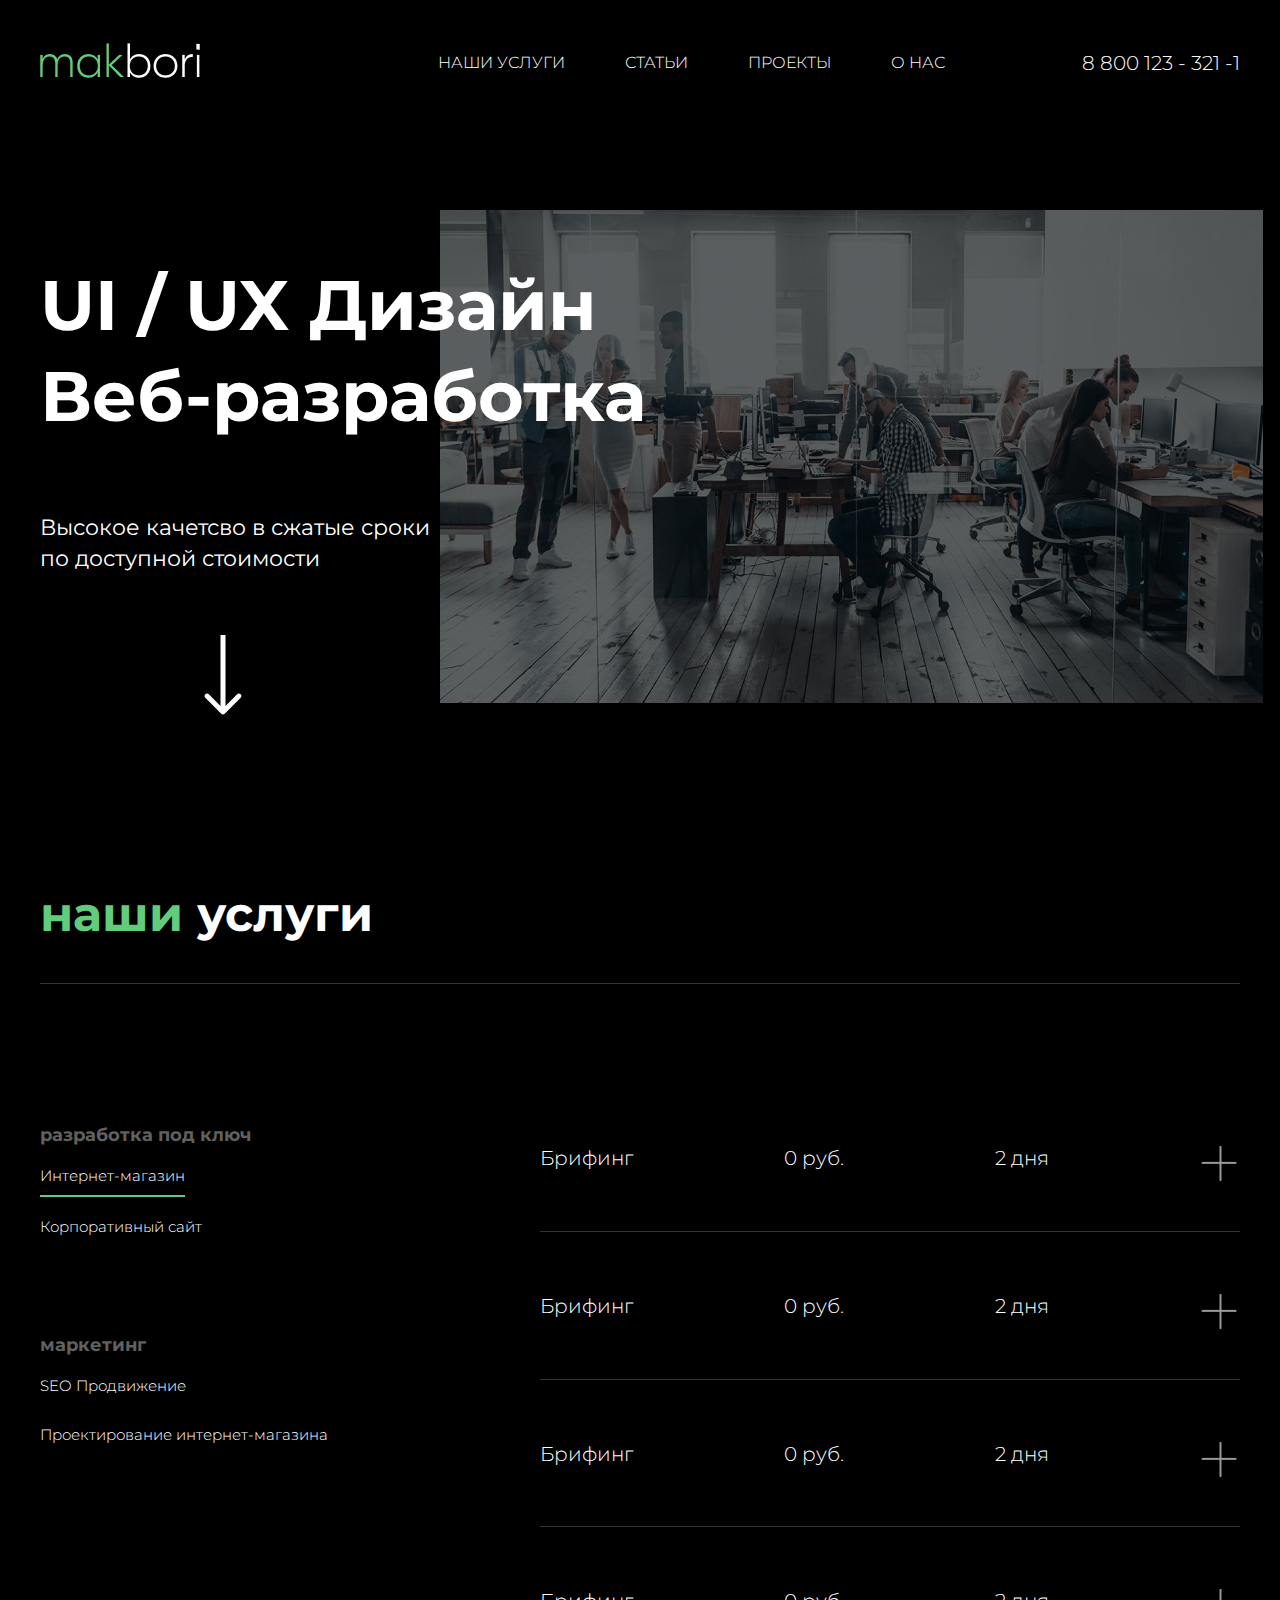
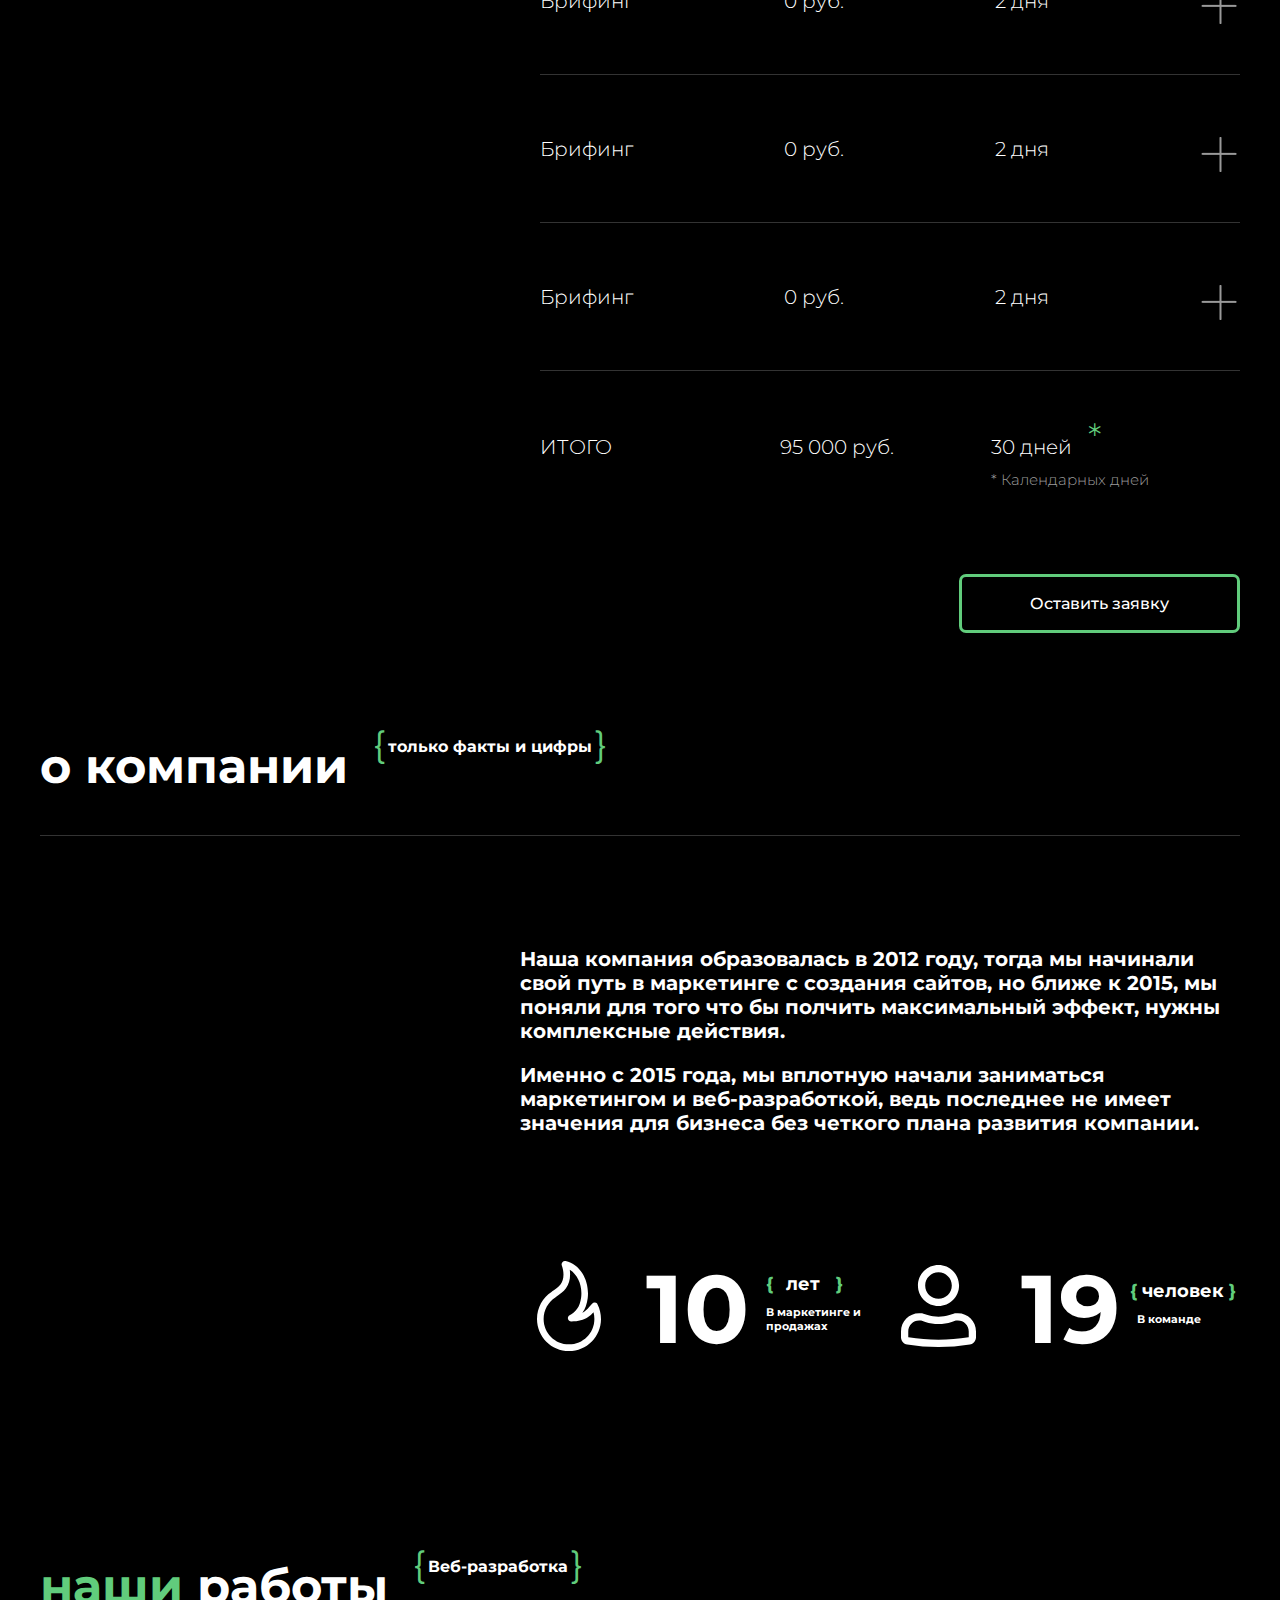
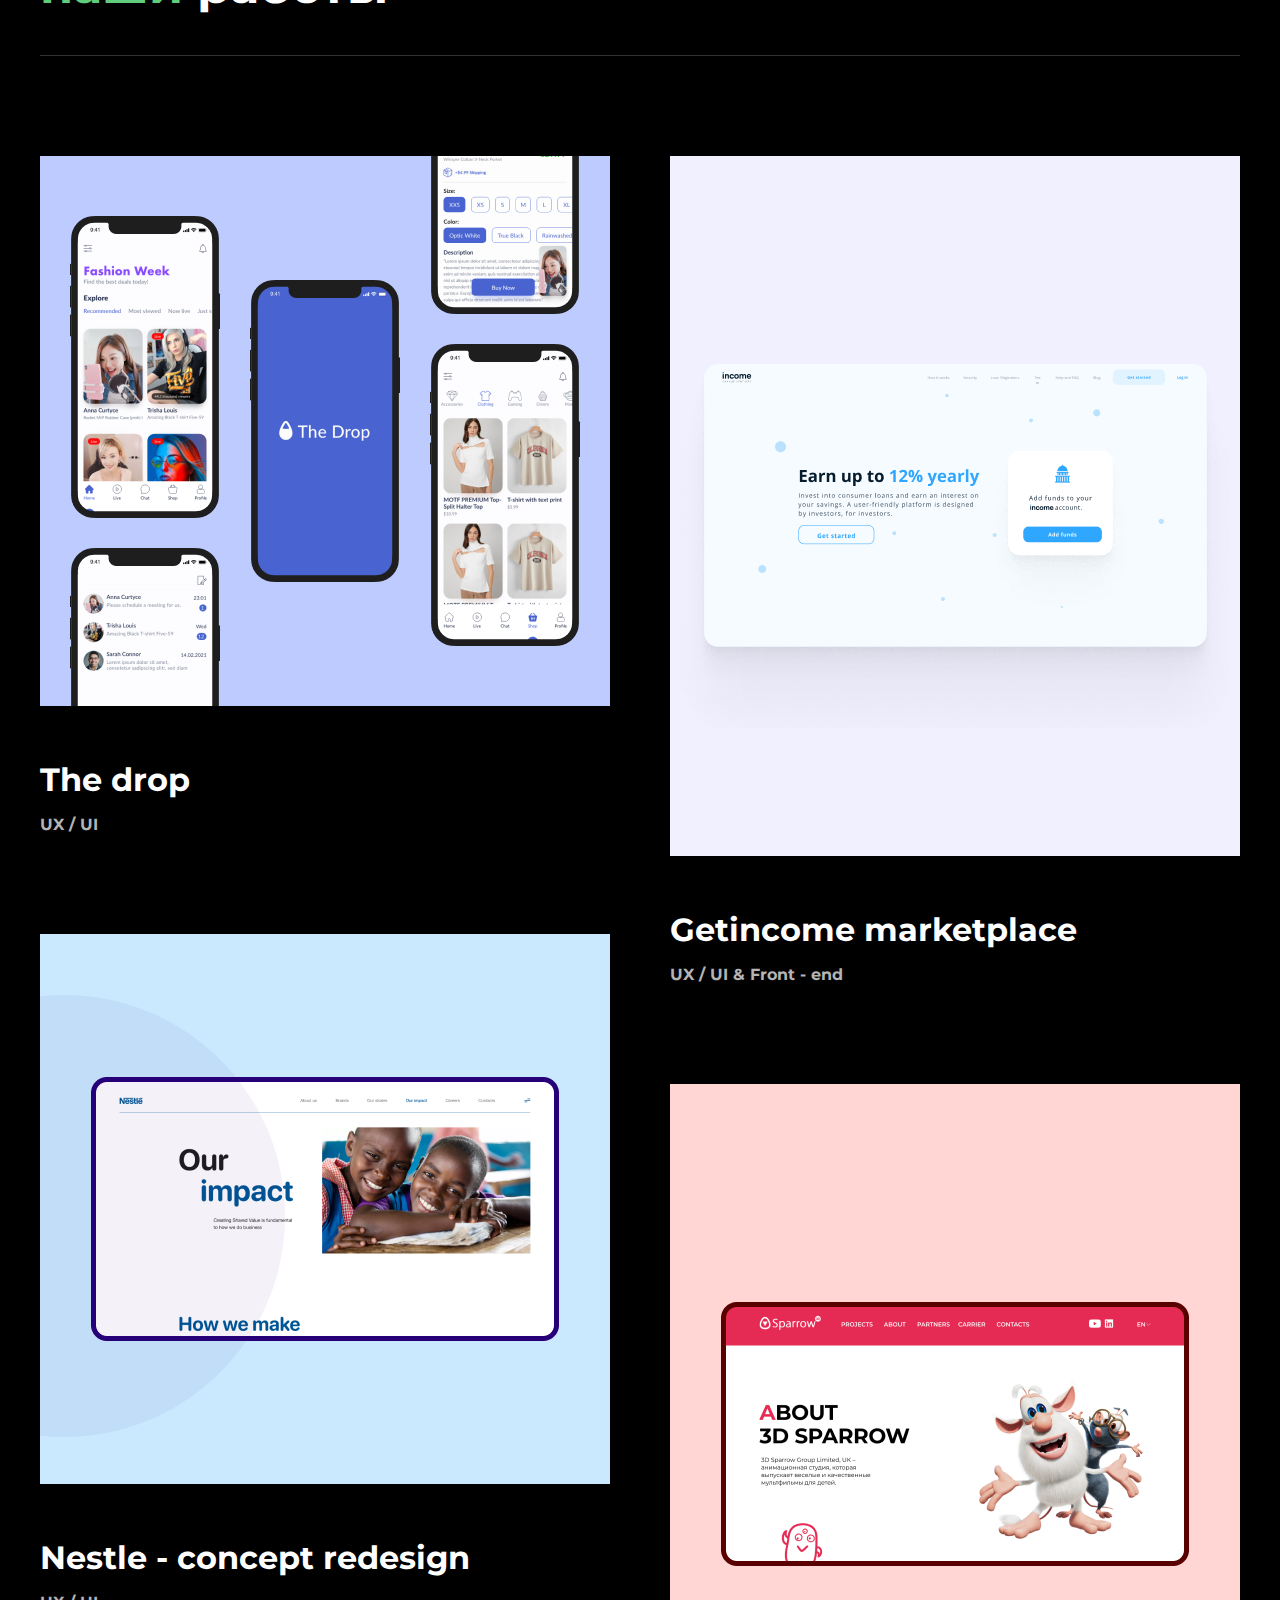
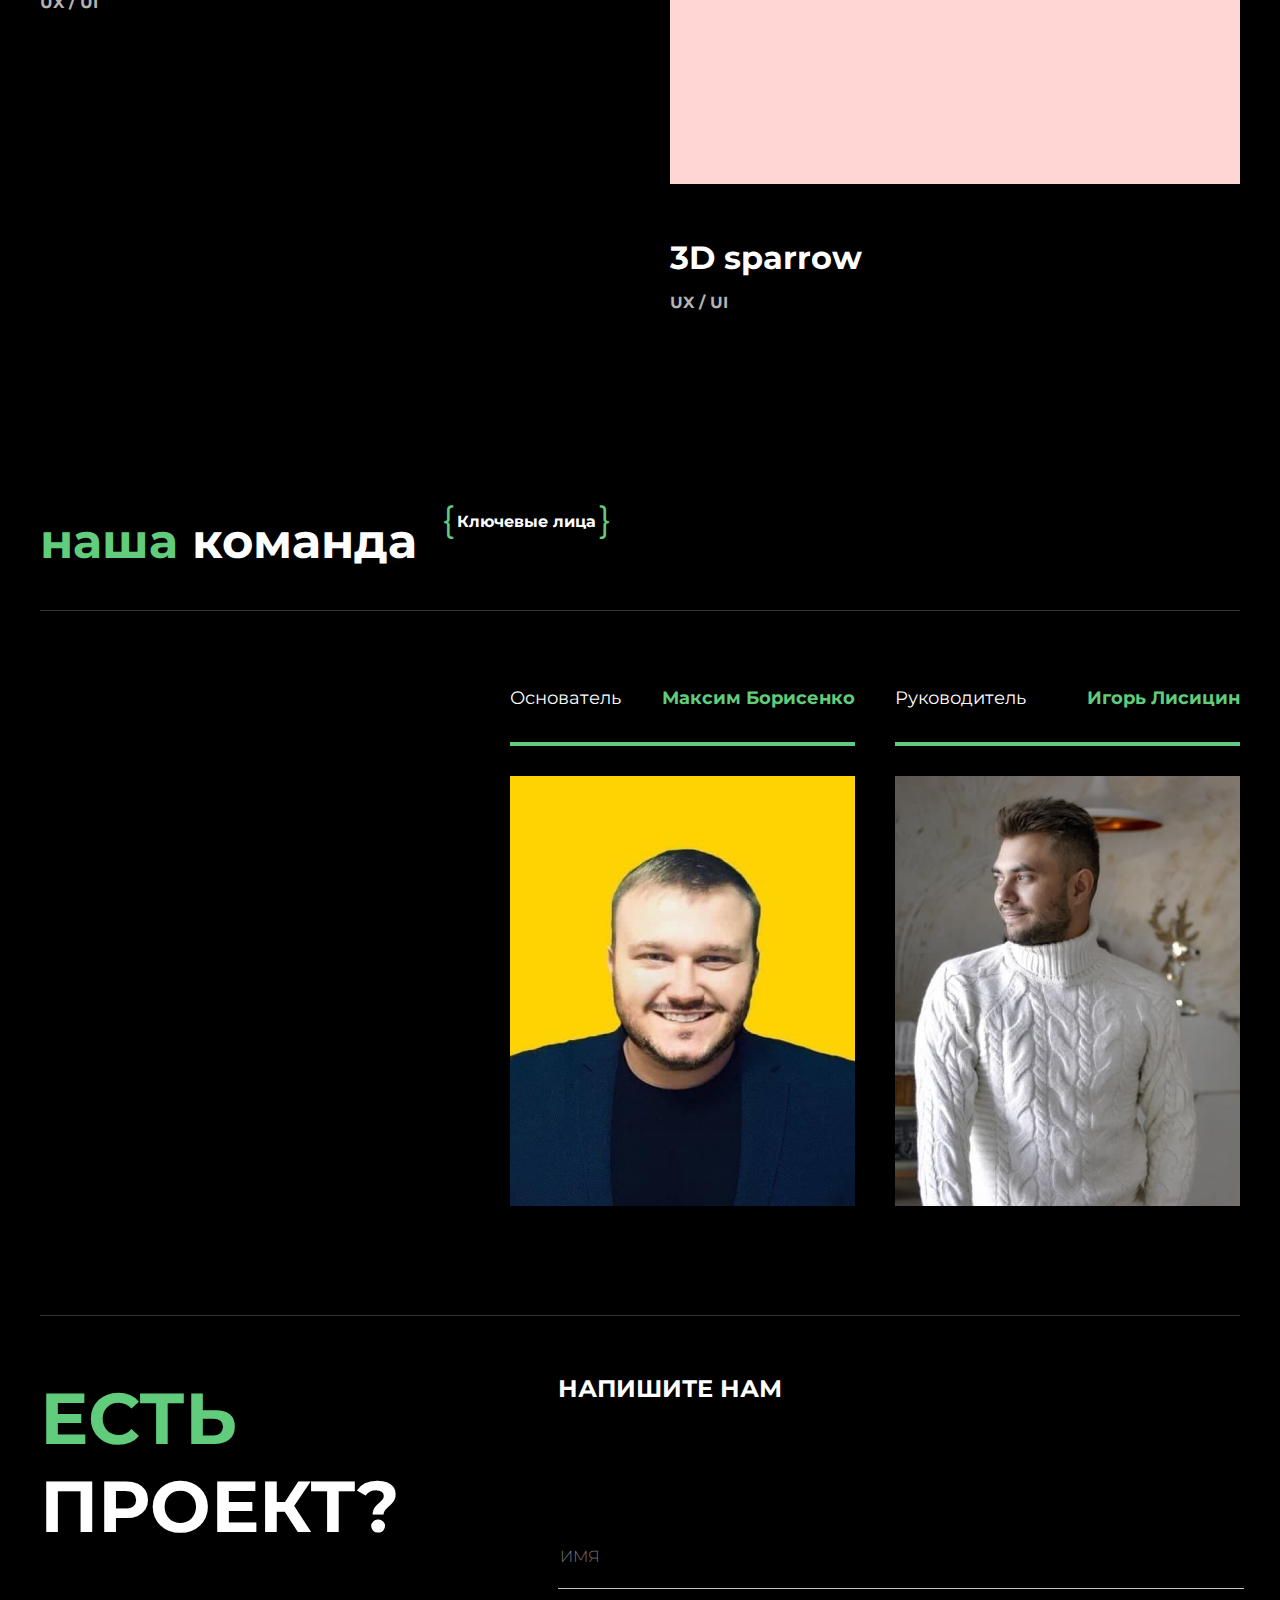
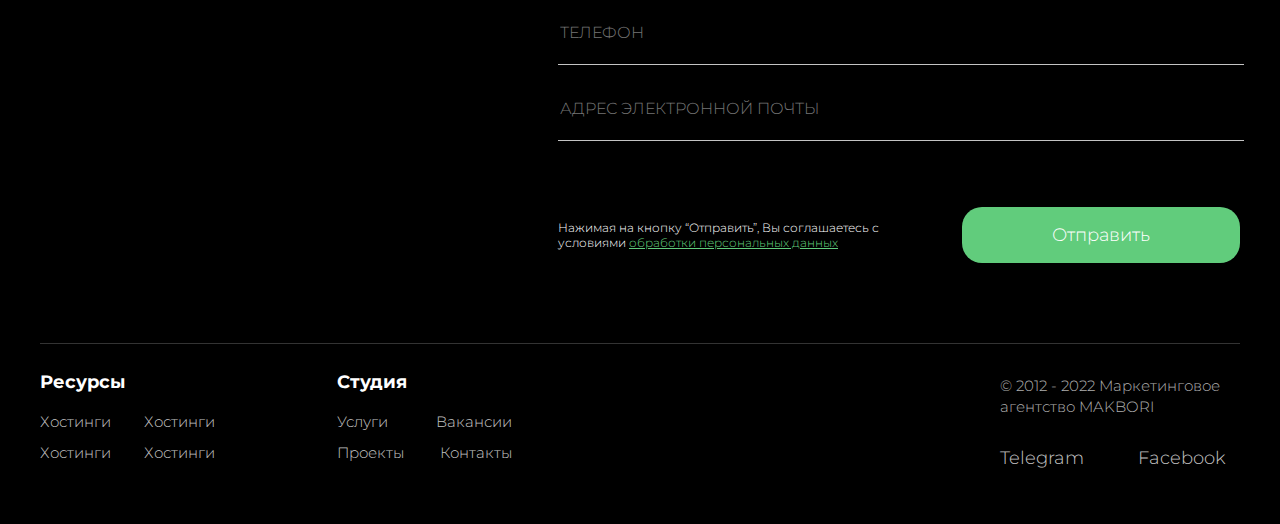
<file: index.html>
<!DOCTYPE html>
<html lang="en">
<head>
    <meta charset="UTF-8">
    <meta http-equiv="X-UA-Compatible" content="IE=edge">
    <meta name="viewport" content="width=device-width, minimum-scale=1.0, maximum-scale=1.0, user-scalable=no">
    <title>Document</title>
    <link rel="stylesheet" href="style/style.css">
    <link rel="preconnect" href="https://fonts.googleapis.com">
<link rel="preconnect" href="https://fonts.gstatic.com" crossorigin>
<link href="https://fonts.googleapis.com/css2?family=Montserrat:wght@300;400;500;600;700&display=swap" rel="stylesheet">
</head>
<body>
    <header class="header">
        <div class="container">
            <div class="header-wrapper">
                <div class="header-logo">
                    <a href="#"><img src="./img/makbori.png" alt="logo"></a>
                </div>
                <div class="header-nav">
                    <ul>
                        <li>
                            <a href="#">НАШИ УСЛУГИ</a>
                        </li>
                        <li>
                            <a href="#">СТАТЬИ</a>
                        </li>
                        <li>
                            <a href="#">ПРОЕКТЫ</a>
                        </li>
                        <li>
                            <a href="#">О НАС</a>
                        </li>
                        <li class="pc-hid">
                            <a href="#">8 800 123 - 321 -1</a>
                        </li>
                    </ul>
                </div>
                <div class="header-number">
                    <a href="#">8 800 123 - 321 -1</a>
                </div>
                <div class="mobile-btn">
                    <a href="#" class="header-burger">
                        <img src="./img/menu.svg" alt="">
                    </a>
                </div>
            </div>
        </div>
    </header>
    <div class="design">
        <div class="container">
            <div class="design-wrap">
                <div class="design_title">
                    UI / UX Дизайн Веб-разработка
                    
                </div>
                <div class="design-img">
                    <img src="./img/Group7.png" alt="img">
                </div>
            </div>
            <div class="design_text">
                Высокое качетсво в сжатые сроки по доступной стоимости
            </div>
            <div class="design_str">
                <img src="./img/Arrow1.svg" alt="arrow">
            </div>
            
        </div>
    </div>
    <div class="our-service">
        <div class="container">
            <div class="container">
                <div class="our-title">
                    <span>наши </span> услуги
                </div>
                <div class="our-wrapper">
                    <div class="our-tabs">
                        <p>разработка под ключ</p>
                        <a href="#" class="tab1 active">Интернет-магазин</a>
                        <a href="#" class="tab2">Корпоративный сайт</a>
                        <p class="doublep">маркетинг</p>
                        <a href="#" class="tab3">SEO Продвижение</a>
                        <a href="#" class="tab4">Проектирование интернет-магазина</a>
                    </div>
                    <div class="our-accordion our-accordion1">
                        <div class="accordion-wrapper">
                            <a class="accordion">
                                <div class="accordion-btns">
                                    Брифинг
                                </div>
                                <div class="accordion-btns">
                                    0 руб.
                                </div>
                                <div class="accordion-btns">
                                    2 дня
                                </div>
                                <div class="accordion-btns accordion-strs">
                                    <img src="./img/Group3.png" alt="">
                                </div>
                            </a>
                            <div class="panel" style="padding-top: 0px;">
                                <p>Lorem Ipsum is simply dummy text of the printing and typesetting industry. Lorem Ipsum has been the industry's standard dummy text ever since the 1500s, when an unknown printer took a galley of type and scrambled it to.</p>
                            </div>
                            
                        </div>
                        <div class="accordion-wrapper">
                            <a class="accordion">
                                <div class="accordion-btns">
                                    Брифинг
                                </div>
                                <div class="accordion-btns">
                                    0 руб.
                                </div>
                                <div class="accordion-btns">
                                    2 дня
                                </div>
                                <div class="accordion-btns accordion-strs">
                                    <img src="./img/Group3.png" alt="">
                                </div>
                            </a>
                            <div class="panel" style="padding-top: 0px;">
                                <p>Lorem Ipsum is simply dummy text of the printing and typesetting industry. Lorem Ipsum has been the industry's standard dummy text ever since the 1500s, when an unknown printer took a galley of type and scrambled it to.</p>
                            </div>
                            
                        </div>
                        <div class="accordion-wrapper">
                            <a class="accordion">
                                <div class="accordion-btns">
                                    Брифинг
                                </div>
                                <div class="accordion-btns">
                                    0 руб.
                                </div>
                                <div class="accordion-btns">
                                    2 дня
                                </div>
                                <div class="accordion-btns accordion-strs">
                                    <img src="./img/Group3.png" alt="">
                                </div>
                            </a>
                            <div class="panel" style="padding-top: 0px;">
                                <p>Lorem Ipsum is simply dummy text of the printing and typesetting industry. Lorem Ipsum has been the industry's standard dummy text ever since the 1500s, when an unknown printer took a galley of type and scrambled it to.</p>
                            </div>
                            
                        </div>
                        <div class="accordion-wrapper">
                            <a class="accordion">
                                <div class="accordion-btns">
                                    Брифинг
                                </div>
                                <div class="accordion-btns">
                                    0 руб.
                                </div>
                                <div class="accordion-btns">
                                    2 дня
                                </div>
                                <div class="accordion-btns accordion-strs">
                                    <img src="./img/Group3.png" alt="">
                                </div>
                            </a>
                            <div class="panel" style="padding-top: 0px;">
                                <p>Lorem Ipsum is simply dummy text of the printing and typesetting industry. Lorem Ipsum has been the industry's standard dummy text ever since the 1500s, when an unknown printer took a galley of type and scrambled it to.</p>
                            </div>
                            
                        </div>
                        <div class="accordion-wrapper">
                            <a class="accordion">
                                <div class="accordion-btns">
                                    Брифинг
                                </div>
                                <div class="accordion-btns">
                                    0 руб.
                                </div>
                                <div class="accordion-btns">
                                    2 дня
                                </div>
                                <div class="accordion-btns accordion-strs">
                                    <img src="./img/Group3.png" alt="">
                                </div>
                            </a>
                            <div class="panel" style="padding-top: 0px;">
                                <p>Lorem Ipsum is simply dummy text of the printing and typesetting industry. Lorem Ipsum has been the industry's standard dummy text ever since the 1500s, when an unknown printer took a galley of type and scrambled it to.</p>
                            </div>
                            
                        </div>
                        <div class="accordion-wrapper">
                            <a class="accordion">
                                <div class="accordion-btns">
                                    Брифинг
                                </div>
                                <div class="accordion-btns">
                                    0 руб.
                                </div>
                                <div class="accordion-btns">
                                    2 дня
                                </div>
                                <div class="accordion-btns accordion-strs">
                                    <img src="./img/Group3.png" alt="">
                                </div>
                            </a>
                            <div class="panel" style="padding-top: 0px;">
                                <p>Lorem Ipsum is simply dummy text of the printing and typesetting industry. Lorem Ipsum has been the industry's standard dummy text ever since the 1500s, when an unknown printer took a galley of type and scrambled it to.</p>
                            </div>
                            
                        </div>
                        <div class="itogo">
                            <div class="accordion-btns itogo2">
                                ИТОГО
                            </div>
                            <div class="accordion-btns">
                                95 000 руб.
                            </div>
                            <div class="accordion-btns itogo3">
                                30 дней
                            </div>
                            <div class="accordion-btns accordion-strs" style="opacity: 0;">
                                <img src="./img/Group3.png" alt="">
                            </div>
                        </div>
                        <div class="order-btn">
                            <a href="#">
                                <div class="btn-wrap">
                                    Оставить заявку
                                </div>
                            </a>
                        </div>
                    </div>
                    <div class="our-accordion our-accordion2 hiiden">
                        <div class="accordion-wrapper">
                            <a class="accordion">
                                <div class="accordion-btns">
                                    Брифинг
                                </div>
                                <div class="accordion-btns">
                                    0 руб.
                                </div>
                                <div class="accordion-btns">
                                    3 дня
                                </div>
                                <div class="accordion-btns accordion-strs">
                                    <img src="./img/Group3.png" alt="">
                                </div>
                            </a>
                            <div class="panel" style="padding-top: 0px;">
                                <p>Lorem Ipsum is simply dummy text of the printing and typesetting industry. Lorem Ipsum has been the industry's standard dummy text ever since the 1500s, when an unknown printer took a galley of type and scrambled it to.</p>
                            </div>
                            
                        </div>
                        <div class="accordion-wrapper">
                            <a class="accordion">
                                <div class="accordion-btns">
                                    Брифинг
                                </div>
                                <div class="accordion-btns">
                                    0 руб.
                                </div>
                                <div class="accordion-btns">
                                    2 дня
                                </div>
                                <div class="accordion-btns accordion-strs">
                                    <img src="./img/Group3.png" alt="">
                                </div>
                            </a>
                            <div class="panel" style="padding-top: 0px;">
                                <p>Lorem Ipsum is simply dummy text of the printing and typesetting industry. Lorem Ipsum has been the industry's standard dummy text ever since the 1500s, when an unknown printer took a galley of type and scrambled it to.</p>
                            </div>
                            
                        </div>
                        <div class="accordion-wrapper">
                            <a class="accordion">
                                <div class="accordion-btns">
                                    Брифинг
                                </div>
                                <div class="accordion-btns">
                                    0 руб.
                                </div>
                                <div class="accordion-btns">
                                    2 дня
                                </div>
                                <div class="accordion-btns accordion-strs">
                                    <img src="./img/Group3.png" alt="">
                                </div>
                            </a>
                            <div class="panel" style="padding-top: 0px;">
                                <p>Lorem Ipsum is simply dummy text of the printing and typesetting industry. Lorem Ipsum has been the industry's standard dummy text ever since the 1500s, when an unknown printer took a galley of type and scrambled it to.</p>
                            </div>
                            
                        </div>
                        <div class="accordion-wrapper">
                            <a class="accordion">
                                <div class="accordion-btns">
                                    Брифинг
                                </div>
                                <div class="accordion-btns">
                                    0 руб.
                                </div>
                                <div class="accordion-btns">
                                    2 дня
                                </div>
                                <div class="accordion-btns accordion-strs">
                                    <img src="./img/Group3.png" alt="">
                                </div>
                            </a>
                            <div class="panel" style="padding-top: 0px;">
                                <p>Lorem Ipsum is simply dummy text of the printing and typesetting industry. Lorem Ipsum has been the industry's standard dummy text ever since the 1500s, when an unknown printer took a galley of type and scrambled it to.</p>
                            </div>
                            
                        </div>
                        <div class="accordion-wrapper">
                            <a class="accordion">
                                <div class="accordion-btns">
                                    Брифинг
                                </div>
                                <div class="accordion-btns">
                                    0 руб.
                                </div>
                                <div class="accordion-btns">
                                    2 дня
                                </div>
                                <div class="accordion-btns accordion-strs">
                                    <img src="./img/Group3.png" alt="">
                                </div>
                            </a>
                            <div class="panel" style="padding-top: 0px;">
                                <p>Lorem Ipsum is simply dummy text of the printing and typesetting industry. Lorem Ipsum has been the industry's standard dummy text ever since the 1500s, when an unknown printer took a galley of type and scrambled it to.</p>
                            </div>
                            
                        </div>
                        <div class="accordion-wrapper">
                            <a class="accordion">
                                <div class="accordion-btns">
                                    Брифинг
                                </div>
                                <div class="accordion-btns">
                                    0 руб.
                                </div>
                                <div class="accordion-btns">
                                    2 дня
                                </div>
                                <div class="accordion-btns accordion-strs">
                                    <img src="./img/Group3.png" alt="">
                                </div>
                            </a>
                            <div class="panel" style="padding-top: 0px;">
                                <p>Lorem Ipsum is simply dummy text of the printing and typesetting industry. Lorem Ipsum has been the industry's standard dummy text ever since the 1500s, when an unknown printer took a galley of type and scrambled it to.</p>
                            </div>
                            
                        </div>
                        <div class="itogo">
                            <div class="accordion-btns itogo2">
                                ИТОГО
                            </div>
                            <div class="accordion-btns">
                                95 000 руб.
                            </div>
                            <div class="accordion-btns itogo3">
                                30 дней
                            </div>
                            <div class="accordion-btns accordion-strs" style="opacity: 0;">
                                <img src="./img/Group3.png" alt="">
                            </div>
                        </div>
                        <div class="order-btn">
                            <a href="#">
                                <div class="btn-wrap">
                                    Оставить заявку
                                </div>
                            </a>
                        </div>
                    </div>
                    <div class="our-accordion our-accordion3 hiiden">
                        <div class="accordion-wrapper">
                            <a class="accordion">
                                <div class="accordion-btns">
                                    Брифинг
                                </div>
                                <div class="accordion-btns">
                                    0 руб.
                                </div>
                                <div class="accordion-btns">
                                    4 дня
                                </div>
                                <div class="accordion-btns accordion-strs">
                                    <img src="./img/Group3.png" alt="">
                                </div>
                            </a>
                            <div class="panel" style="padding-top: 0px;">
                                <p>Lorem Ipsum is simply dummy text of the printing and typesetting industry. Lorem Ipsum has been the industry's standard dummy text ever since the 1500s, when an unknown printer took a galley of type and scrambled it to.</p>
                            </div>
                            
                        </div>
                        <div class="accordion-wrapper">
                            <a class="accordion">
                                <div class="accordion-btns">
                                    Брифинг
                                </div>
                                <div class="accordion-btns">
                                    0 руб.
                                </div>
                                <div class="accordion-btns">
                                    2 дня
                                </div>
                                <div class="accordion-btns accordion-strs">
                                    <img src="./img/Group3.png" alt="">
                                </div>
                            </a>
                            <div class="panel" style="padding-top: 0px;">
                                <p>Lorem Ipsum is simply dummy text of the printing and typesetting industry. Lorem Ipsum has been the industry's standard dummy text ever since the 1500s, when an unknown printer took a galley of type and scrambled it to.</p>
                            </div>
                            
                        </div>
                        <div class="accordion-wrapper">
                            <a class="accordion">
                                <div class="accordion-btns">
                                    Брифинг
                                </div>
                                <div class="accordion-btns">
                                    0 руб.
                                </div>
                                <div class="accordion-btns">
                                    2 дня
                                </div>
                                <div class="accordion-btns accordion-strs">
                                    <img src="./img/Group3.png" alt="">
                                </div>
                            </a>
                            <div class="panel" style="padding-top: 0px;">
                                <p>Lorem Ipsum is simply dummy text of the printing and typesetting industry. Lorem Ipsum has been the industry's standard dummy text ever since the 1500s, when an unknown printer took a galley of type and scrambled it to.</p>
                            </div>
                            
                        </div>
                        <div class="accordion-wrapper">
                            <a class="accordion">
                                <div class="accordion-btns">
                                    Брифинг
                                </div>
                                <div class="accordion-btns">
                                    0 руб.
                                </div>
                                <div class="accordion-btns">
                                    2 дня
                                </div>
                                <div class="accordion-btns accordion-strs">
                                    <img src="./img/Group3.png" alt="">
                                </div>
                            </a>
                            <div class="panel" style="padding-top: 0px;">
                                <p>Lorem Ipsum is simply dummy text of the printing and typesetting industry. Lorem Ipsum has been the industry's standard dummy text ever since the 1500s, when an unknown printer took a galley of type and scrambled it to.</p>
                            </div>
                            
                        </div>
                        <div class="accordion-wrapper">
                            <a class="accordion">
                                <div class="accordion-btns">
                                    Брифинг
                                </div>
                                <div class="accordion-btns">
                                    0 руб.
                                </div>
                                <div class="accordion-btns">
                                    2 дня
                                </div>
                                <div class="accordion-btns accordion-strs">
                                    <img src="./img/Group3.png" alt="">
                                </div>
                            </a>
                            <div class="panel" style="padding-top: 0px;">
                                <p>Lorem Ipsum is simply dummy text of the printing and typesetting industry. Lorem Ipsum has been the industry's standard dummy text ever since the 1500s, when an unknown printer took a galley of type and scrambled it to.</p>
                            </div>
                            
                        </div>
                        <div class="accordion-wrapper">
                            <a class="accordion">
                                <div class="accordion-btns">
                                    Брифинг
                                </div>
                                <div class="accordion-btns">
                                    0 руб.
                                </div>
                                <div class="accordion-btns">
                                    2 дня
                                </div>
                                <div class="accordion-btns accordion-strs">
                                    <img src="./img/Group3.png" alt="">
                                </div>
                            </a>
                            <div class="panel" style="padding-top: 0px;">
                                <p>Lorem Ipsum is simply dummy text of the printing and typesetting industry. Lorem Ipsum has been the industry's standard dummy text ever since the 1500s, when an unknown printer took a galley of type and scrambled it to.</p>
                            </div>
                            
                        </div>
                        <div class="itogo">
                            <div class="accordion-btns itogo2">
                                ИТОГО
                            </div>
                            <div class="accordion-btns">
                                95 000 руб.
                            </div>
                            <div class="accordion-btns itogo3">
                                30 дней
                            </div>
                            <div class="accordion-btns accordion-strs" style="opacity: 0;">
                                <img src="./img/Group3.png" alt="">
                            </div>
                        </div>
                        <div class="order-btn">
                            <a href="#">
                                <div class="btn-wrap">
                                    Оставить заявку
                                </div>
                            </a>
                        </div>
                    </div>
                    <div class="our-accordion our-accordion4 hiiden">
                        <div class="accordion-wrapper">
                            <a class="accordion">
                                <div class="accordion-btns">
                                    Брифинг
                                </div>
                                <div class="accordion-btns">
                                    0 руб.
                                </div>
                                <div class="accordion-btns">
                                    2 дня
                                </div>
                                <div class="accordion-btns accordion-strs">
                                    <img src="./img/Group3.png" alt="">
                                </div>
                            </a>
                            <div class="panel" style="padding-top: 0px;">
                                <p>Lorem Ipsum is simply dummy text of the printing and typesetting industry. Lorem Ipsum has been the industry's standard dummy text ever since the 1500s, when an unknown printer took a galley of type and scrambled it to.</p>
                            </div>
                            
                        </div>
                        <div class="accordion-wrapper">
                            <a class="accordion">
                                <div class="accordion-btns">
                                    Брифинг
                                </div>
                                <div class="accordion-btns">
                                    0 руб.
                                </div>
                                <div class="accordion-btns">
                                    2 дня
                                </div>
                                <div class="accordion-btns accordion-strs">
                                    <img src="./img/Group3.png" alt="">
                                </div>
                            </a>
                            <div class="panel" style="padding-top: 0px;">
                                <p>Lorem Ipsum is simply dummy text of the printing and typesetting industry. Lorem Ipsum has been the industry's standard dummy text ever since the 1500s, when an unknown printer took a galley of type and scrambled it to.</p>
                            </div>
                            
                        </div>
                        <div class="accordion-wrapper">
                            <a class="accordion">
                                <div class="accordion-btns">
                                    Брифинг
                                </div>
                                <div class="accordion-btns">
                                    0 руб.
                                </div>
                                <div class="accordion-btns">
                                    2 дня
                                </div>
                                <div class="accordion-btns accordion-strs">
                                    <img src="./img/Group3.png" alt="">
                                </div>
                            </a>
                            <div class="panel" style="padding-top: 0px;">
                                <p>Lorem Ipsum is simply dummy text of the printing and typesetting industry. Lorem Ipsum has been the industry's standard dummy text ever since the 1500s, when an unknown printer took a galley of type and scrambled it to.</p>
                            </div>
                            
                        </div>
                        <div class="accordion-wrapper">
                            <a class="accordion">
                                <div class="accordion-btns">
                                    Брифинг
                                </div>
                                <div class="accordion-btns">
                                    0 руб.
                                </div>
                                <div class="accordion-btns">
                                    2 дня
                                </div>
                                <div class="accordion-btns accordion-strs">
                                    <img src="./img/Group3.png" alt="">
                                </div>
                            </a>
                            <div class="panel" style="padding-top: 0px;">
                                <p>Lorem Ipsum is simply dummy text of the printing and typesetting industry. Lorem Ipsum has been the industry's standard dummy text ever since the 1500s, when an unknown printer took a galley of type and scrambled it to.</p>
                            </div>
                            
                        </div>
                        <div class="accordion-wrapper">
                            <a class="accordion">
                                <div class="accordion-btns">
                                    Брифинг
                                </div>
                                <div class="accordion-btns">
                                    0 руб.
                                </div>
                                <div class="accordion-btns">
                                    2 дня
                                </div>
                                <div class="accordion-btns accordion-strs">
                                    <img src="./img/Group3.png" alt="">
                                </div>
                            </a>
                            <div class="panel" style="padding-top: 0px;">
                                <p>Lorem Ipsum is simply dummy text of the printing and typesetting industry. Lorem Ipsum has been the industry's standard dummy text ever since the 1500s, when an unknown printer took a galley of type and scrambled it to.</p>
                            </div>
                            
                        </div>
                        <div class="accordion-wrapper">
                            <a class="accordion">
                                <div class="accordion-btns">
                                    Брифинг
                                </div>
                                <div class="accordion-btns">
                                    0 руб.
                                </div>
                                <div class="accordion-btns">
                                    2 дня
                                </div>
                                <div class="accordion-btns accordion-strs">
                                    <img src="./img/Group3.png" alt="">
                                </div>
                            </a>
                            <div class="panel" style="padding-top: 0px;">
                                <p>Lorem Ipsum is simply dummy text of the printing and typesetting industry. Lorem Ipsum has been the industry's standard dummy text ever since the 1500s, when an unknown printer took a galley of type and scrambled it to.</p>
                            </div>
                            
                        </div>
                        <div class="itogo">
                            <div class="accordion-btns itogo2">
                                ИТОГО
                            </div>
                            <div class="accordion-btns">
                                95 000 руб.
                            </div>
                            <div class="accordion-btns itogo3">
                                30 дней
                            </div>
                            <div class="accordion-btns accordion-strs" style="opacity: 0;">
                                <img src="./img/Group3.png" alt="">
                            </div>
                        </div>
                        <div class="order-btn">
                            <a href="#">
                                <div class="btn-wrap">
                                    Оставить заявку
                                </div>
                            </a>
                        </div>
                    </div>
                </div>
            </div>
        </div>
    </div>
    <div class="about-company">
        <div class="container">
            <div class="about-title">
                <div class="about-big">о компании</div>
                <div class="about_smal">
                    только факты и цифры
                </div>
            </div>
            <div class="about-wrapper">
                <div class="about-text"><p>Наша компания образовалась в 2012 году, тогда мы начинали свой путь в маркетинге с создания сайтов, но ближе к 2015, мы поняли для того что бы полчить максимальный эффект, нужны комплексные действия.</p>

                    <p>Именно с 2015 года, мы вплотную начали заниматься маркетингом и веб-разработкой, ведь последнее не имеет значения для бизнеса без четкого плана развития компании.</p>
                    
                </div>
                <div class="about-stats">
                    <div class="stats-block">
                        <div><img src="./img/Icon.svg" alt=""></div>
                        <div class="stats-year">10</div>
                        <div class="stats-where">
                            <div class="stats-where__years">
                                лет
                            </div>
                            <div class="stats-where__text">В маркетинге и продажах</div>
                        </div>
                    </div>
                    <div class="stats-block">
                        <div><img src="./img/Icon(1).svg" alt=""></div>
                        <div class="stats-year">19</div>
                        <div class="stats-where">
                            <div class="stats-where__years stats-where__years2">
                                человек
                            </div>
                            <div class="stats-where__text">В команде</div>
                        </div>
                    </div>
                </div>
            </div>
        </div>
    </div>
    <div class="our-work">
        <div class="container">
            <div class="about-title">
                <div class="about-big"><span>наши</span> работы</div>
                <div class="about_smal">
                    Веб-разработка
                </div>
            </div>
            <div class="works-wrapper">
            <div class="work-items">
                <div class="work-item">
                    <div class="work-img"><img src="./img/thedrop.png" alt="drop"></div>
                    <div class="work-item__title">The drop</div>
                    <div class="work-item__text">UX / UI</div>
                </div>
                <div class="work-item">
                    <div class="work-img"><img src="./img/Nestle.png" alt="drop"></div>
                    <div class="work-item__title">Nestle - concept redesign</div>
                    <div class="work-item__text">UX / UI</div>
                </div>
            </div>
            <div class="work-items">
                <div class="work-item">
                    <div class="work-img"><img src="./img/Group1598.png" alt="drop"></div>
                    <div class="work-item__title">Getincome marketplace</div>
                    <div class="work-item__text">UX / UI & Front - end</div>
                </div>
                <div class="work-item">
                    <div class="work-img"><img src="./img/Group1599.png" alt="drop"></div>
                    <div class="work-item__title">3D sparrow</div>
                    <div class="work-item__text">UX / UI</div>
                </div>
            </div>
        </div>
        </div>
    </div>
    <div class="our-comand">
        <div class="container">
            <div class="our-work__wrapper">
            <div class="about-title">
                <div class="about-big"><span>наша</span> команда</div>
                <div class="about_smal">
                    Ключевые лица
                </div>
                
            </div>
            <div class="command-wrapper">
                <div class="command-item">
                    <div class="com-who">
                        <div class="command-rang">
                            Основатель
                        </div>
                        <div class="command-name">Максим Борисенко</div>
                    </div>
                    <div class="command-img">
                        <img src="./img/photo_2021-08-28_16-13-591.png" alt="people">
                    </div>
                </div>
                <div class="command-item">
                    <div class="com-who">
                        <div class="command-rang">
                            Руководитель
                        </div>
                        <div class="command-name">Игорь Лисицин</div>
                    </div>
                    <div class="command-img">
                        <img src="./img/photo_2021-08-28_16-13-592.png" alt="people">
                    </div>
                </div>
            </div>
        </div>
    </div>
    </div>
    <div class="form">
        <div class="container">
            <div class="form-wrapper">
                <div class="form-left">
                    <span>ЕСТЬ </span> ПРОЕКТ?  
                </div>
                <div class="form-right">
                    <form class="form2">
                        <div class="form-title">НАПИШИТЕ НАМ</div>
                        
                        <input type="text" placeholder="ИМЯ">
                        <input type="text" placeholder="ТЕЛЕФОН">
                        <input type="email" placeholder="АДРЕС ЭЛЕКТРОННОЙ ПОЧТЫ">
                        <div class="but-subm">
                            <div class="personal-info">
                                Нажимая на кнопку “Отправить”, Вы соглашаетесь с условиями <a href="#">обработки персональных данных</a>
                            </div>
                            <button type="submit">Отправить</button>
                        </div>
                    </form>
                </div>
            </div>
        </div>
    </div>    
    <footer class="footer">
        <div class="container">
            <div class="footer-wrapper">
                <div class="footer-left">
                    <div class="footer-info">
                        <div class="footer-info__item">
                            <div class="info-item__title">Ресурсы</div>
                            <div class="i-i__line">
                                <div><a href="#">Хостинги</a></div>
                                <div><a href="#">Хостинги</a></div>
                            </div>
                            <div class="i-i__line">
                                <div><a href="#">Хостинги</a></div>
                                <div><a href="#">Хостинги</a></div>
                            </div>
                        </div>
                    </div>
                    <div class="footer-info">
                        <div class="footer-info__item">
                            <div class="info-item__title">Студия</div>
                            <div class="i-i__line">
                                <div><a href="#">Услуги</a></div>
                                <div><a href="#">Вакансии</a></div>
                            </div>
                            <div class="i-i__line">
                                <div><a href="#">Проекты</a></div>
                                <div><a href="#">Контакты</a></div>
                            </div>
                        </div>
                    </div>
                </div>
                <div class="footer-right">
                    <div class="right-title">© 2012 - 2022 Маркетинговое агентство MAKBORI </div>
                    <div class="right-links">
                        <a href="#" class="telegram">Telegram</a>
                        <a href="#">Facebook</a>
                    </div>
                </div>
            </div>
        </div>
    </footer>
</body>
<script src="https://ajax.googleapis.com/ajax/libs/jquery/3.6.0/jquery.min.js"></script>
<script src="js/main.js"></script>

</html>
</file>
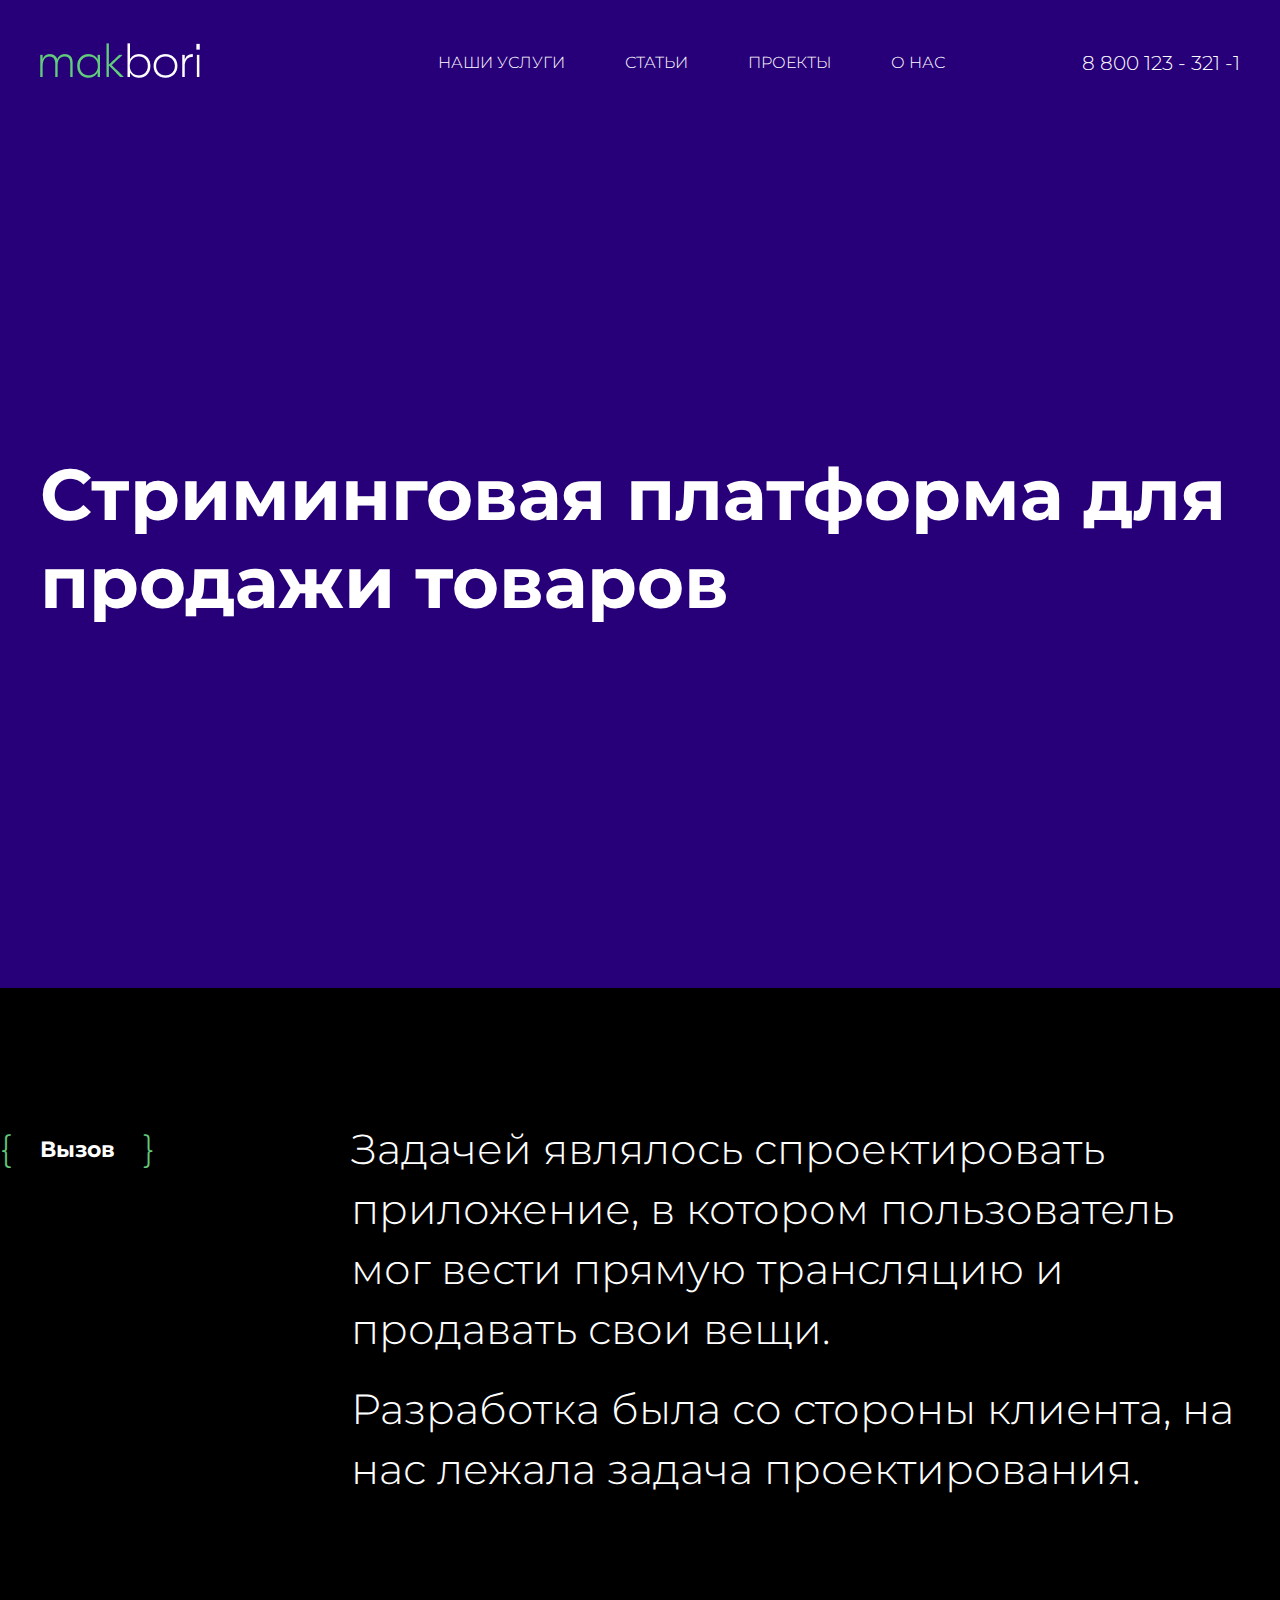
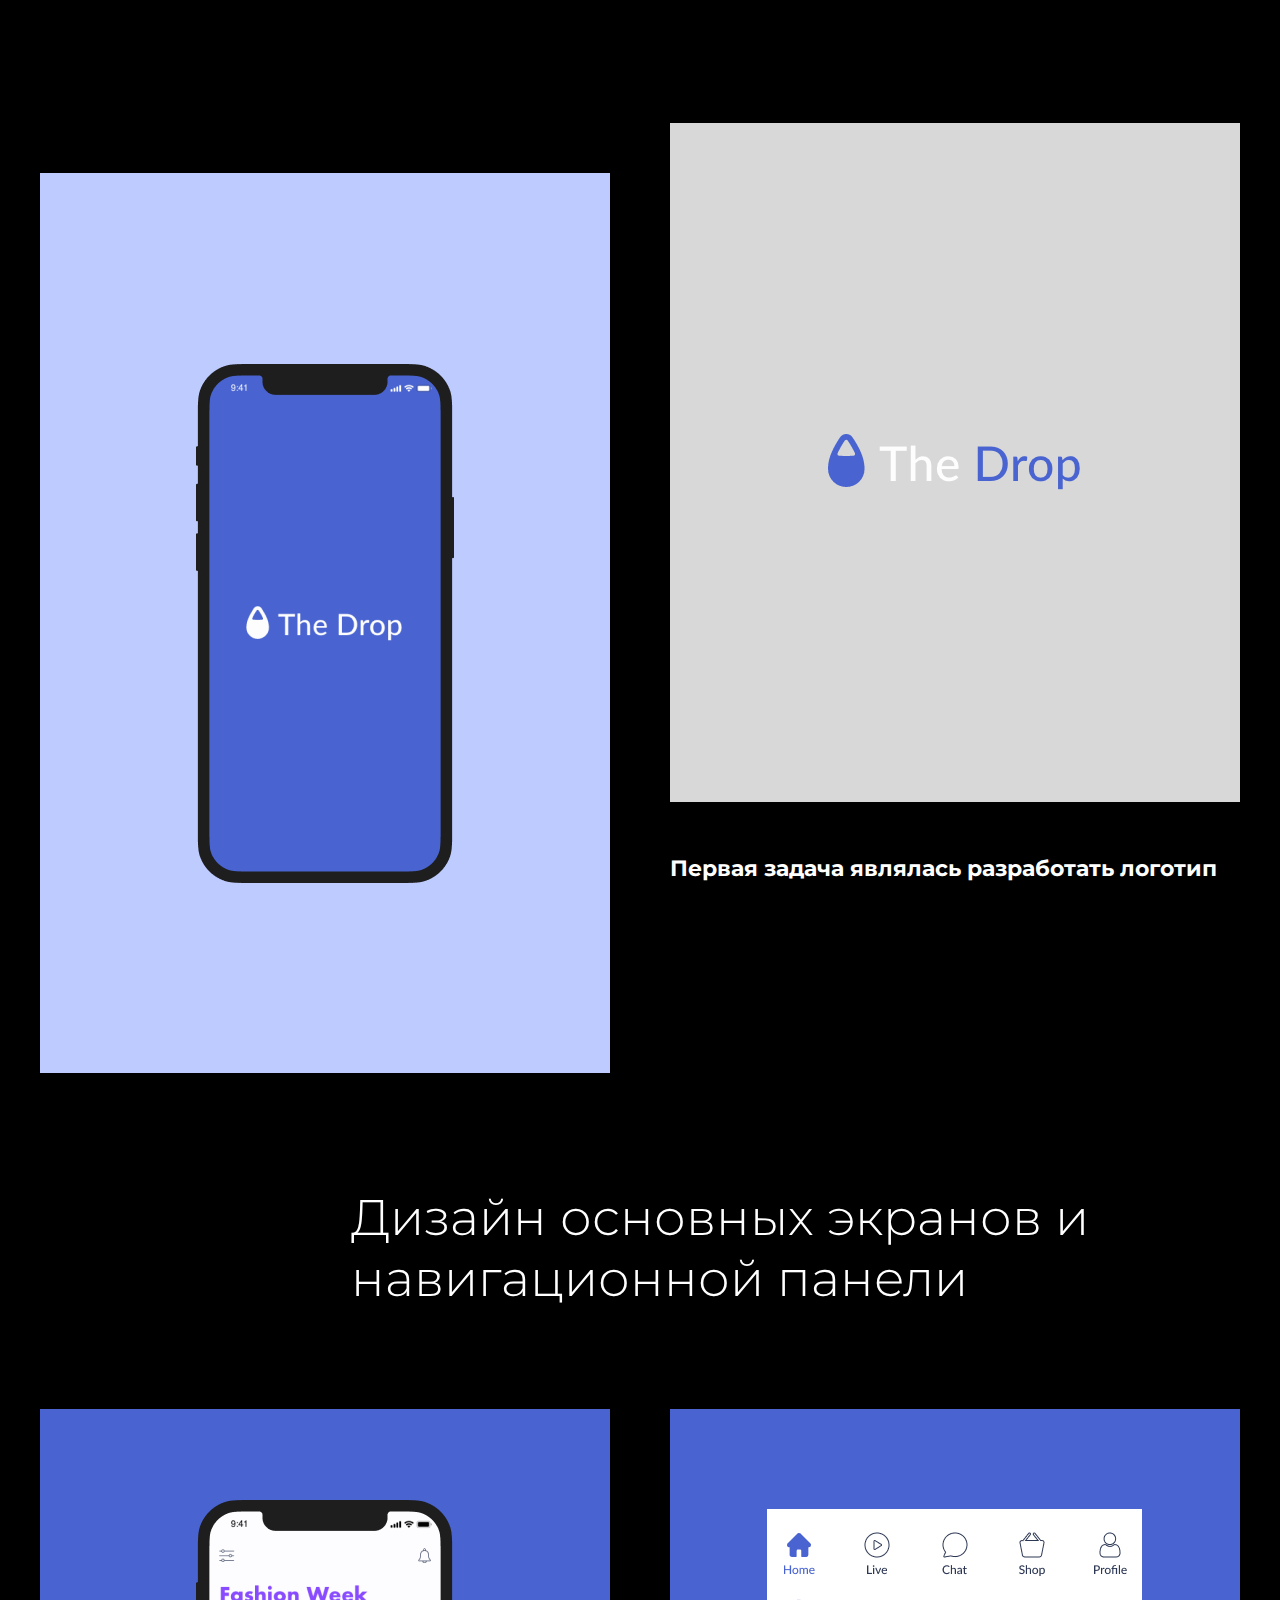
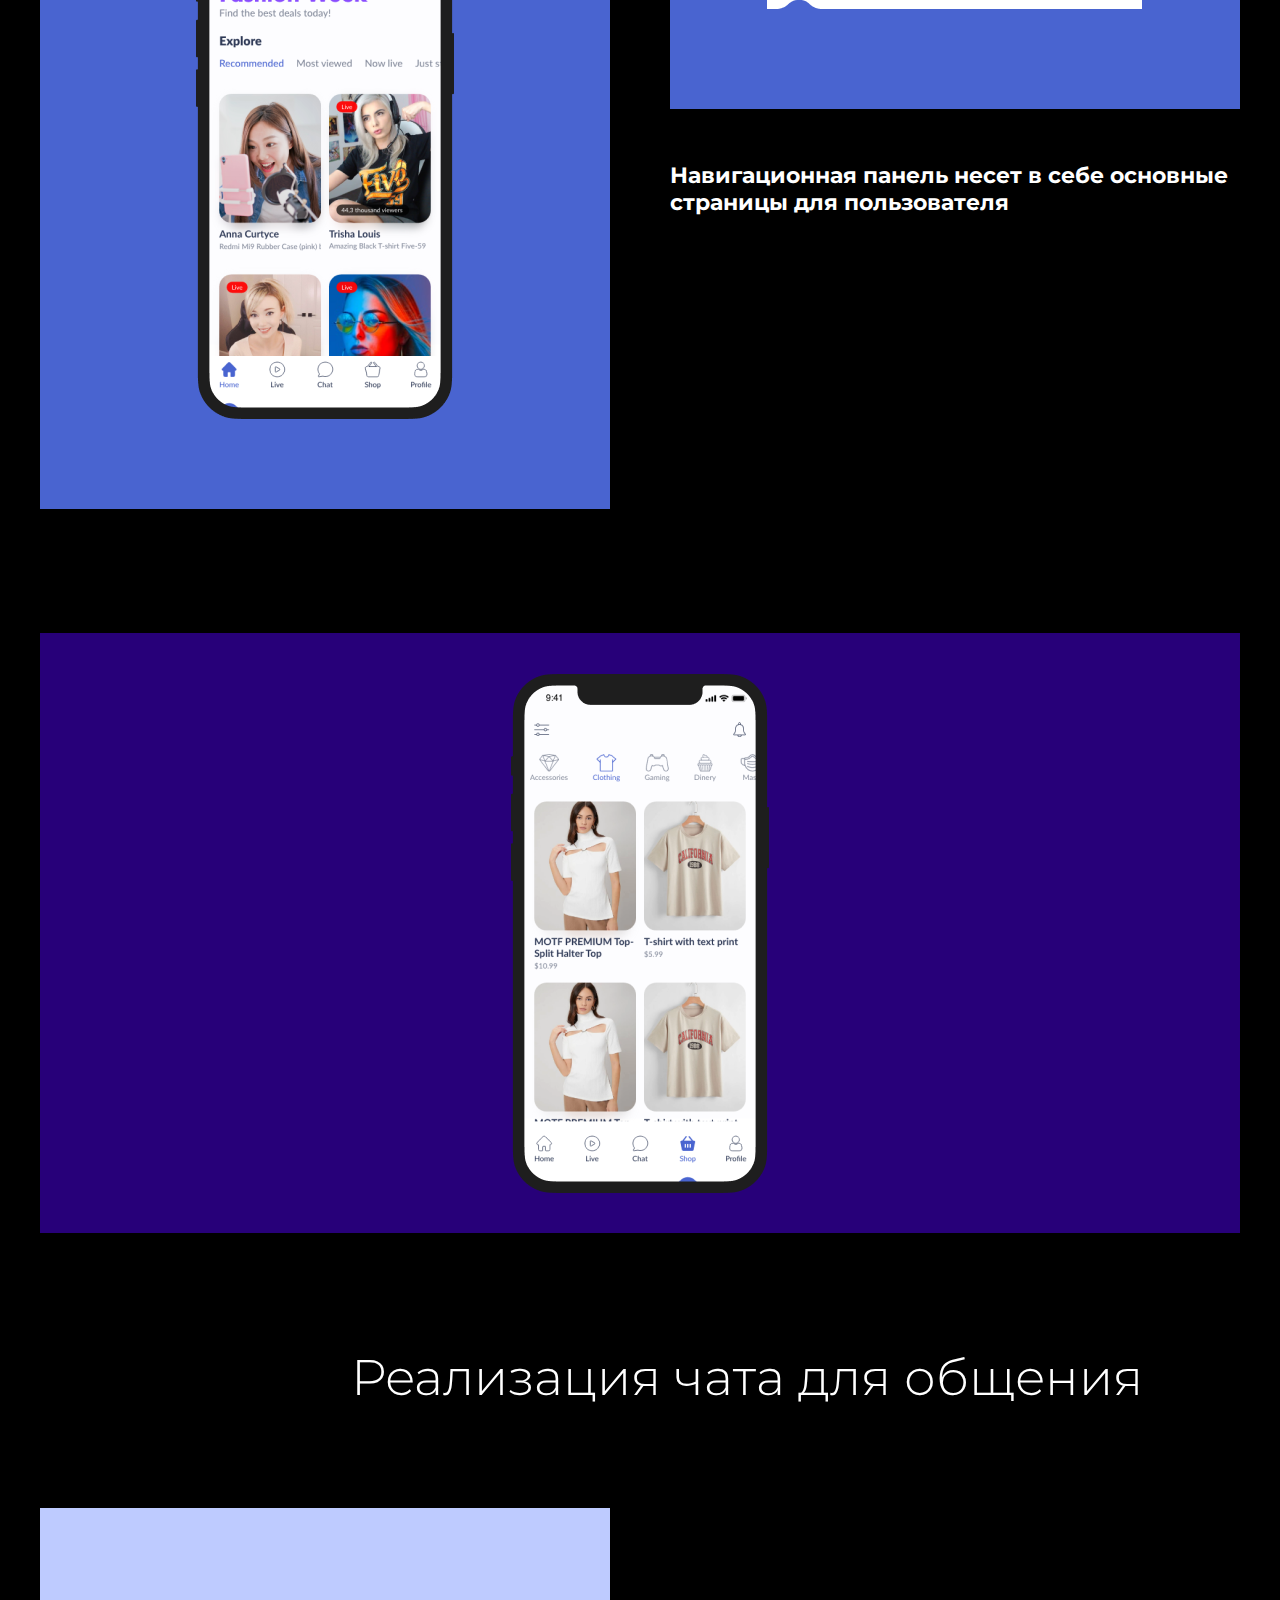
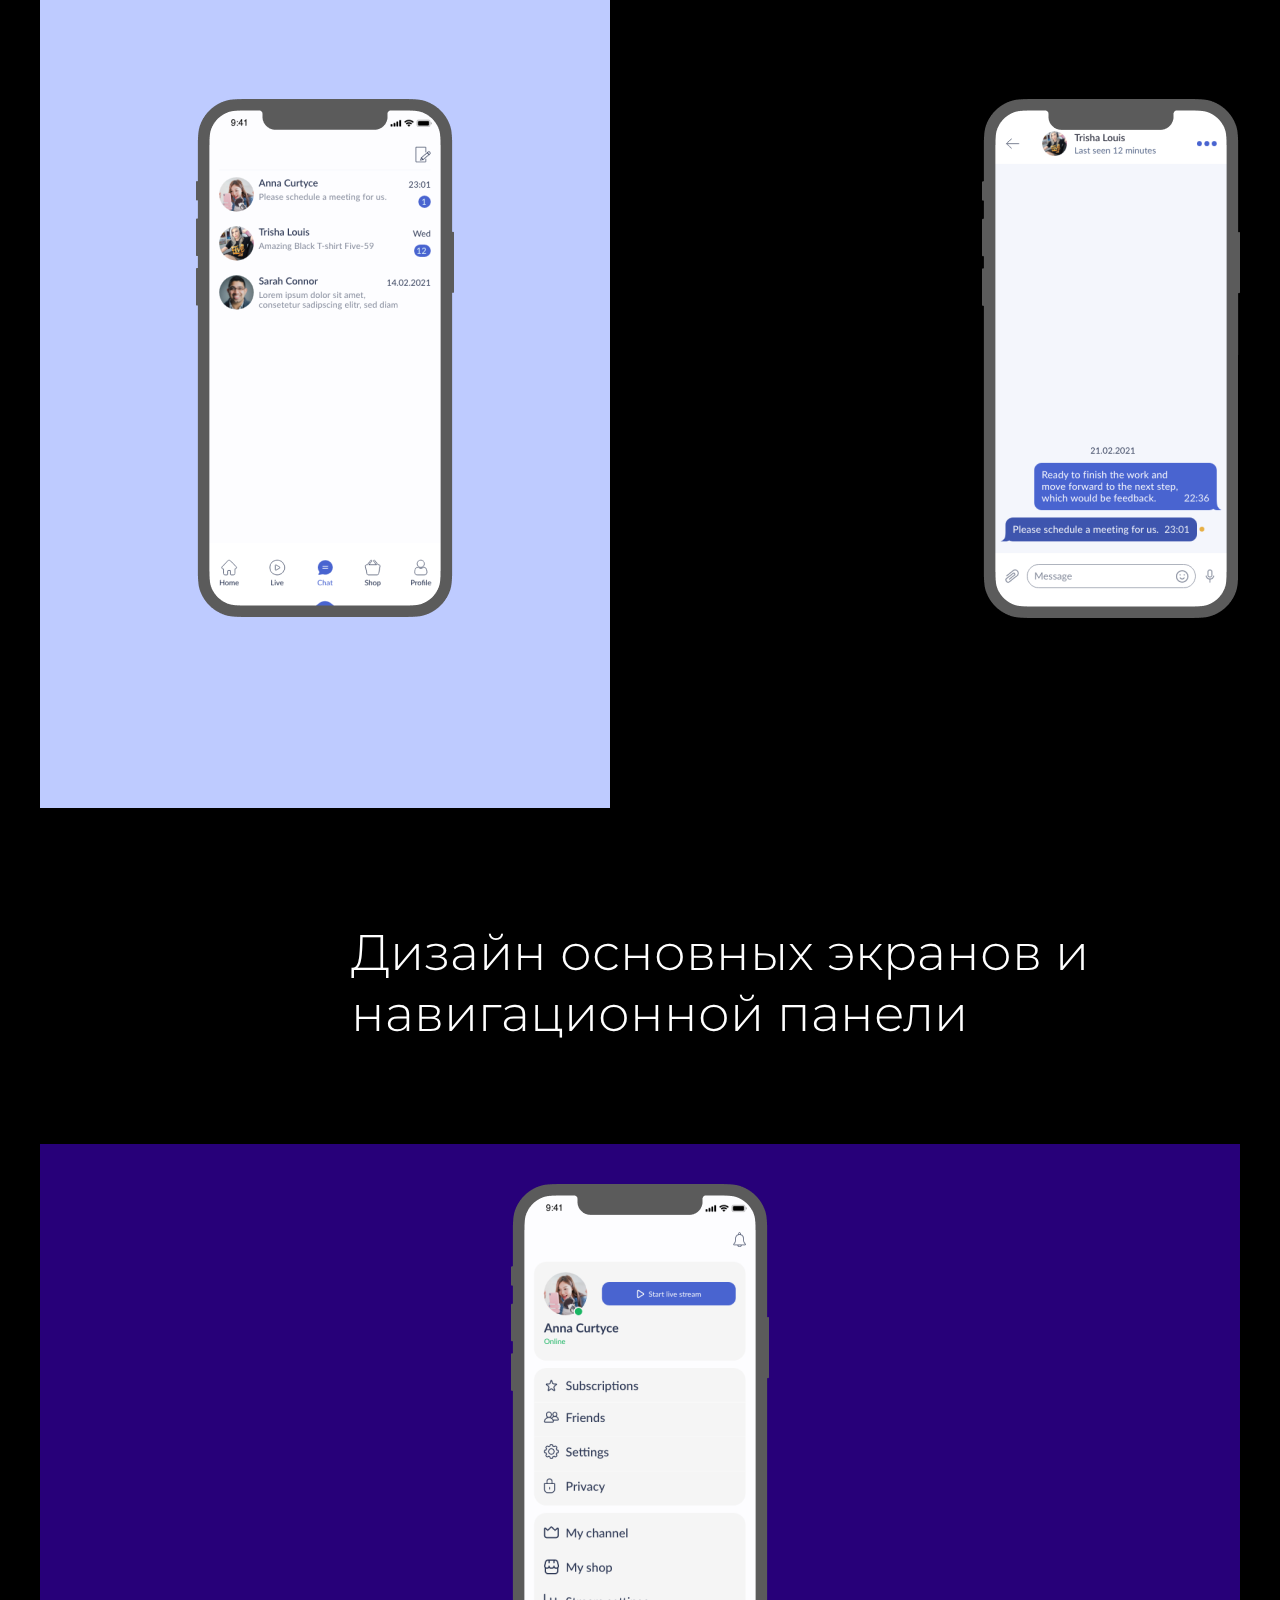
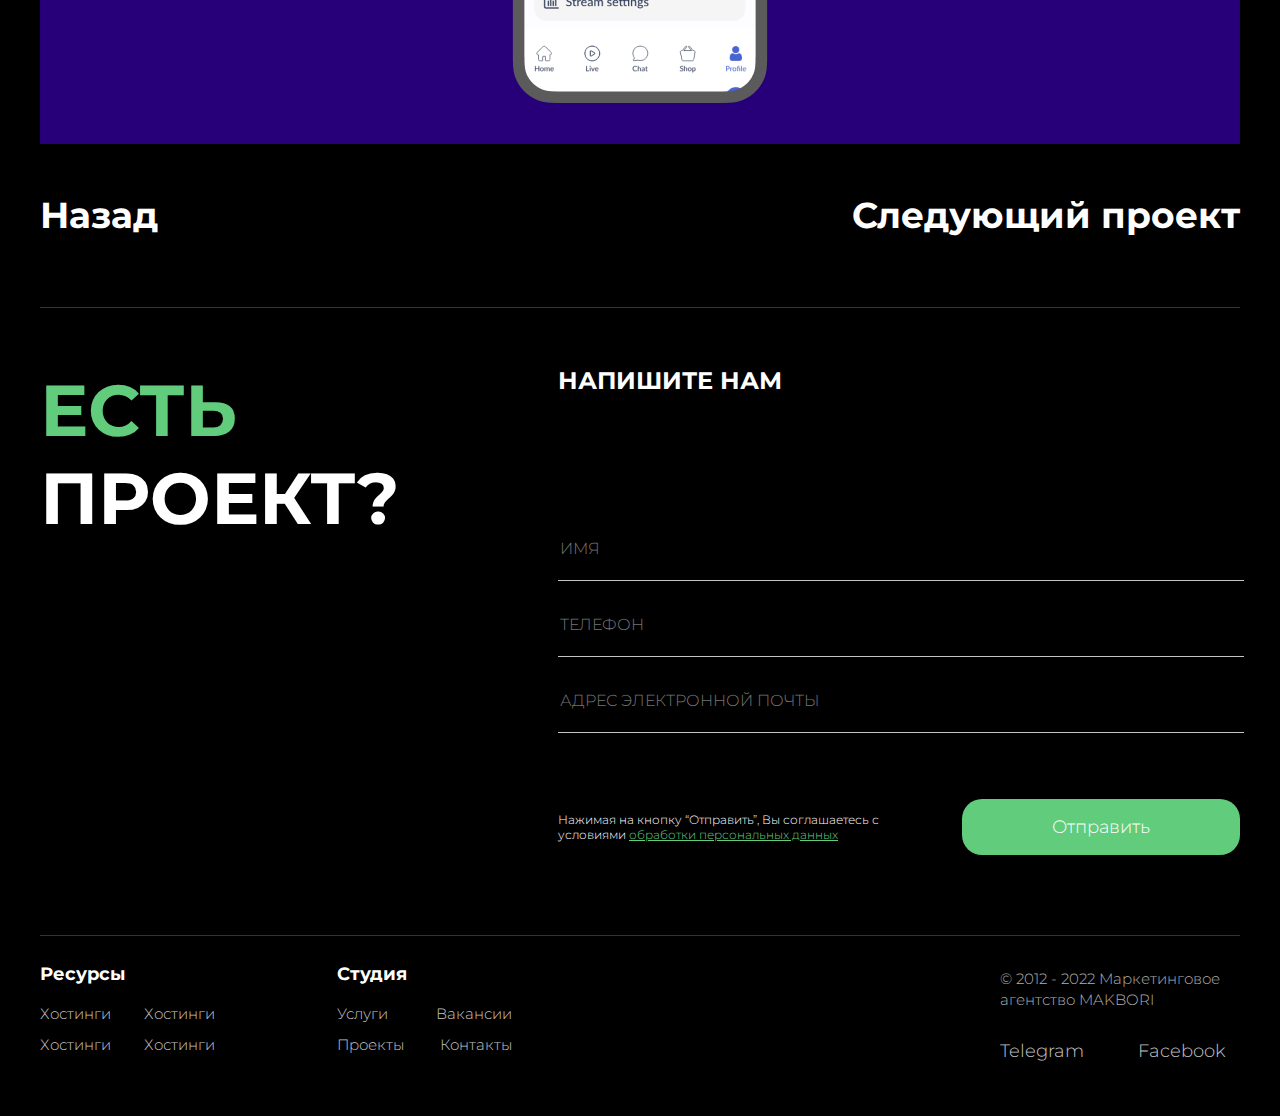
<file: index2.html>
<!DOCTYPE html>
<html lang="en">
<head>
    <meta charset="UTF-8">
    <meta http-equiv="X-UA-Compatible" content="IE=edge">
    <meta name="viewport" content="width=device-width, minimum-scale=1.0, maximum-scale=1.0, user-scalable=no">
    <title>Document</title>
    <link rel="stylesheet" href="style/style.css">
    <link rel="preconnect" href="https://fonts.googleapis.com">
<link rel="preconnect" href="https://fonts.gstatic.com" crossorigin>
<link href="https://fonts.googleapis.com/css2?family=Montserrat:wght@300;400;500;600;700&display=swap" rel="stylesheet">
</head>
<body>
    <header class="header header2">
        <div class="container">
            <div class="header-wrapper">
                <div class="header-logo">
                    <a href="#"><img src="./img/makbori.png" alt="logo"></a>
                </div>
                <div class="header-nav header-nav2">
                    <ul>
                        <li>
                            <a href="#">НАШИ УСЛУГИ</a>
                        </li>
                        <li>
                            <a href="#">СТАТЬИ</a>
                        </li>
                        <li>
                            <a href="#">ПРОЕКТЫ</a>
                        </li>
                        <li>
                            <a href="#">О НАС</a>
                        </li>
                        <li class="pc-hid">
                            <a href="#">8 800 123 - 321 -1</a>
                        </li>
                    </ul>
                </div>
                <div class="header-number">
                    <a href="#">8 800 123 - 321 -1</a>
                </div>
                <div class="mobile-btn">
                    <a href="#" class="header-burger">
                        <img src="./img/menu.svg" alt="">
                    </a>
                </div>
            </div>
        </div>
    </header>
    <div class="platform">
        <div class="container">
            <div class="platform-wrapper">
                <div class="plat-text">
                    Стриминговая платформа для продажи товаров 
                </div>
            </div>
        </div>
    </div>
    <div class="goals">
        <div class="container">
            <div class="goals-wrapper">
                <div class="goal-left">
                    Вызов
                </div>
                <div class="goal-right">
                    <p>Задачей являлось спроектировать приложение, в котором пользователь мог вести прямую трансляцию и продавать свои вещи.</p>
                    <p>Разработка была со стороны клиента, на нас лежала задача проектирования.</p>
                </div>
            </div>
        </div>
    </div>
    <div class="gallery">
        <div class="container">
            <div class="gallery-wraper">
                <div class="gallery-item">
                    <img src="./img/Group1600.png" alt="gallery">
                </div>
                <div class="gallery-item gallery-item2">
                    <div><img src="./img/Group1601.png" alt="gallery"></div>
                    <p>Первая задача являлась разработать логотип</p>
                </div>
            </div>
        </div>
    </div>
    <div class="design_pages">
        <div class="container">
            <div class="pages-title">Дизайн основных экранов и навигационной панели</div>
            <div class="gallery-wraper">
                <div class="gallery-item">
                    <img src="./img/Group1602.png" alt="gallery">
                </div>
                <div class="gallery-item">
                    <div><img src="./img/Group1603.png" alt="gallery"></div>
                    <p>Навигационная панель несет в себе основные страницы для пользователя</p>
                </div>
            </div>
            <div class="solo-galery">
                <img src="./img/Group1604.png" alt="group">
            </div>
        </div>
    </div>
    <div class="design_pages">
        <div class="container">
            <div class="pages-title">Реализация чата для общения</div>
            <div class="gallery-wraper gallery-wraper2">
                <div class="gallery-item">
                    <img src="./img/Group1605.png" alt="gallery">
                </div>
                <div class="gallery-item gallery-item4">
                    <div><img src="./img/Group1594.png" alt="gallery"></div>
                </div>
            </div>
           
        </div>
    </div>
    <div class="design_pages">
        <div class="container">
            <div class="pages-title">Дизайн основных экранов и навигационной панели</div>
          
            <div class="solo-galery solo-galery2">
                <img src="./img/Group1606.png" alt="group">
            </div>
        </div>
    </div>
    <div class="paginations">
        <div class="container">
            <div class="pag-wrapper">
                <div class="prev">
                    <a href="#">Назад</a>
                </div>
                <div class="next">
                    <a href="#">Следующий проект</a>
                </div>
            </div>
        </div>
    </div>
    <div class="form">
        <div class="container">
            <div class="form-wrapper">
                <div class="form-left">
                    <span>ЕСТЬ </span> ПРОЕКТ?  
                </div>
                <div class="form-right">
                    <form class="form2">
                        <div class="form-title">НАПИШИТЕ НАМ</div>
                        
                        <input type="text" placeholder="ИМЯ">
                        <input type="text" placeholder="ТЕЛЕФОН">
                        <input type="mail" placeholder="АДРЕС ЭЛЕКТРОННОЙ ПОЧТЫ">
                        <div class="but-subm">
                            <div class="personal-info">
                                Нажимая на кнопку “Отправить”, Вы соглашаетесь с условиями <a href="#">обработки персональных данных</a>
                            </div>
                            <button type="submit">Отправить</button>
                        </div>
                    </form>
                </div>
            </div>
        </div>
    </div>    
    <footer class="footer">
        <div class="container">
            <div class="footer-wrapper">
                <div class="footer-left">
                    <div class="footer-info">
                        <div class="footer-info__item">
                            <div class="info-item__title">Ресурсы</div>
                            <div class="i-i__line">
                                <div><a href="#">Хостинги</a></div>
                                <div><a href="#">Хостинги</a></div>
                            </div>
                            <div class="i-i__line">
                                <div><a href="#">Хостинги</a></div>
                                <div><a href="#">Хостинги</a></div>
                            </div>
                        </div>
                    </div>
                    <div class="footer-info">
                        <div class="footer-info__item">
                            <div class="info-item__title">Студия</div>
                            <div class="i-i__line">
                                <div><a href="#">Услуги</a></div>
                                <div><a href="#">Вакансии</a></div>
                            </div>
                            <div class="i-i__line">
                                <div><a href="#">Проекты</a></div>
                                <div><a href="#">Контакты</a></div>
                            </div>
                        </div>
                    </div>
                </div>
                <div class="footer-right">
                    <div class="right-title">© 2012 - 2022 Маркетинговое агентство MAKBORI </div>
                    <div class="right-links">
                        <a href="#" class="telegram">Telegram</a>
                        <a href="#">Facebook</a>
                    </div>
                </div>
            </div>
        </div>
    </footer>
</body>
<script src="https://ajax.googleapis.com/ajax/libs/jquery/3.6.0/jquery.min.js"></script>
<script src="js/main2.js"></script>

</html>
</file>
<file: style/style.css>
body {
    padding: 0;
    margin: 0;
    font-family: 'Montserrat', sans-serif;
    background-color: #000;
}
a {
    text-decoration: none;
}
li {
    padding: 0;
    list-style: none;
}
p {
    margin: 0;
}
ul {
    padding: 0;
}
.container {
    max-width: 1200px;
    margin: auto;
}
.header-wrapper {
    display: flex;
    align-items: center;
    justify-content: space-between;
}
.header{
    padding-top: 37px;
}
.header-nav {
    padding-left: 100px;
}
.header-nav ul{
    display: flex;
    align-items: center;
}
.header-nav ul li {
    padding-left: 30px;
    padding-right: 30px;
}
.header-nav ul li a {
    color: #fff;
    font-size: 16px;
    font-weight: 300;
}
.header-nav ul li a:hover {
    text-decoration: underline;
}
.header-number a {
    color: #fff;
    font-weight: 300;
    font-size: 20px;
}
.design {
    padding-top: 172px;
    
}
.design_title{
    font-size: 70px;
    font-weight: 700;
    color: #fff;
    max-width: 650px;
    position: relative;
    line-height: 91px;
}
.design-wrap {
    position: relative;
}
.design-img {
    position: absolute;
    top: -50px;
    left: 400px;
    z-index: -999;
 
}

.design_text {
    padding-top: 70px;
    color: #fff;
    font-size: 22px;
    font-weight: 400;
    line-height: 31px;
    max-width: 400px;
}
.design_str {
    text-align: center;
    padding-top: 61px;
    max-width: 365px;
    animation: str 2s ease-in-out infinite;
}
@keyframes str {
    0% {
        transform: translateY(0);
    }
    50% {
        transform: translateY(30px);
    }
    100% {
        transform: translateY(00px);
    }
}
.our-title {
    padding-top: 166px;
    color: #fff;
    font-size: 48px;
    font-weight: 700;
    padding-bottom: 40px;
    border-bottom: 1px solid rgba(255, 255, 255, 0.2);
}
.our-title span {
    color: #61CC7C;
}
.our-wrapper {
    padding-top: 140px;
    display: flex;
    align-items: flex-start;
    justify-content: space-between;
}
.our-tabs a {
    color: #fff;
    font-size: 15px;
    font-weight: 300;
    display: block;
    padding-bottom: 10px;
    padding-top: 20px;
    width: fit-content;
}
.doublep {
    margin-top: 88px;
}
.our-tabs a.active {
    border-bottom: 2px solid #61CC7C;
   
}
.accordion {
    background-color: transparent;
    color: #fff;
    cursor: pointer;
    padding-bottom: 40px;
    padding-top: 20px;
    width: 100%;
    border: none;
    text-align: left;
    outline: none;
    font-size: 20px;
    transition: 0.5s;
    
    line-height: 28.8px;
    border-bottom: 0px;
    /* border-bottom: 1px solid rgba(255, 255, 255, 0.2); */
    font-family: 'Montserrat', sans-serif;
    transition: 0.3s all ease;
}
.our-accordion {
    max-width: 700px;
    width: 100%;
}
.accordion-btns {
    font-weight: 300;
}
.panel {
    padding: 0 0px;
    color: #fff;
    background-color: transparent;
    max-height: 0;
    overflow: hidden;
    transition: 0.3s ease-out;
    font-family: 'Montserrat', sans-serif;
    border-bottom: 1px solid rgba(255, 255, 255, 0.2);
}
.accordion.active {
    border-bottom: none;
}
.accordion {
    display: flex;
    justify-content: space-between;
}
.panel p {
    font-weight: 300;
    font-size: 20px;
    color: #8F8F8F;
    padding-right: 5px;
    padding-bottom: 29px;
  padding-left: 30px;
}
.gallery-item2 {
    margin-top: -50px;
}
.solo-galery {
    margin-top: 120px;
}
.gallery-item div {
    text-align: center;
}
.gallery-wraper2 {
    align-items: center!important;
}
.accordion-strs {
    transition: 0.3s all ease;
}
.accordion.active .accordion-strs {
    transform: rotate(-45deg);
}
.accordion-wrapper:nth-child(2) {
    padding-top: 40px;
}
.accordion-wrapper:nth-child(3) {
    padding-top: 40px;
}
.accordion-wrapper:nth-child(4) {
    padding-top: 40px;
}
.our-tabs p {
    font-weight: 700;
    font-size: 18px;
    color: #606060;

}
.accordion-wrapper:nth-child(5) {
    padding-top: 40px;
}
.accordion-wrapper:nth-child(6) {
    padding-top: 40px;
}
.itogo {
    display: flex;
    padding-right: 10px;
    justify-content: space-between;
    padding-top: 64px;
}
.accordion-btns {
    font-size: 20px;
    color: #fff;
}
.itogo2 {
    padding-right: 70px;
}
.itogo3 {
    margin-right:20px;
    position: relative;
}
.itogo3::after {
    content: '*';
    font-size: 36px;
    color: #61CC7C;
    position: absolute;
    top: -20px;
    right: -30px;
}
.itogo3::before {
    content: '*  Календарных дней';
    font-size: 15px;
    color: #9C9C9C;
    position: absolute;
   bottom: -10px;
   left: 0;
   width: 350%;
}
.order-btn {
    max-width: fit-content;
    display: flex;
    justify-content: flex-end;
    margin: auto;
    margin-right: 0;
    margin-top: 95px;
}
.btn-wrap {
    background-color: transparent;
    border-radius: 7px;
    border: 3px solid #61CC7C;
    color: #fff;
    font-weight: 500;
    transition: 0.3s all ease-in;
    padding: 17px 68px;
}
.btn-wrap:hover {
    opacity: 0.3;
}
.about-company{
    margin-top: 104px;
}
.about-title {
    display: flex;
    align-items: flex-start;
}
.about-big {
    color: #fff;
    font-size: 48px;
    font-weight: 700;
    padding-bottom: 40px;
    margin-right: 40px;
}
.about_smal {
    font-weight: 700;
    font-size: 16px;
    position: relative;
    color: #fff;
}
.about_smal::before {
    content: '{';
    font-size: 36px;
    color: #61CC7C;
    position: absolute;
    top: -15px;
    left: -15px;
    font-weight: 400;
}
.about_smal::after {
    content: '}';
    font-size: 36px;
    color: #61CC7C;
    position: absolute;
    top: -15px;
    right: -15px;
    font-weight: 400;
}
.about-title {
    padding-bottom: 0px;
    border-bottom: 1px solid rgba(255, 255, 255, 0.2);
}
.about-wrapper {
    max-width: 720px;
    margin: auto;
    margin-right: 0;
    padding-top: 111px;
}
.about-text p{
    color: #fff;
    font-size: 20px;
    font-weight: 700;
    padding-bottom: 20px;
}
.stats-block {
    max-width: 331px;
    display: flex;
    align-items: center;
}
.stats-year {
    color: #fff;
    font-size: 96px;
    font-weight: 700;
    padding-left: 45px;
    padding-right: 17px;
}
.stats-where__years {
    position: relative;
    color: #fff;
    font-size: 18px;
    font-weight: 700;
    margin-top: -10px;
   margin-left: 20px;
}
.stats-where__years::before {
    content: '{';
    position: absolute;
    font-size: 18px;
    
    color: #61CC7C;
    left: -20px;
    top: 0px;
}
.about-stats {
    display: flex;
    justify-content: space-around;
    padding-top: 95px;
}
.stats-where__years::after {
    content: '}';
    position: absolute;
    font-size: 18px;
    
    color: #61CC7C;
    right: 25px;
    top: 0px;
}
.stats-where__text {
    color: #fff;
    font-size: 11px;
    font-weight: 700;
    padding-top: 10px;
}
.stats-where__years2 {
    margin-left: 5px;
}
.stats-where__years2::after {
    content: '}';
    position: absolute;
    font-size: 18px;
    
    color: #61CC7C;
    right: -12px;
    top: 0px;
}
.stats-where__years2::before {
    content: '{';
    position: absolute;
    font-size: 18px;
    
    color: #61CC7C;
    left: -12px;
    top: 0px;
}
.about-big span {
    color: #61CC7C;
}
.our-work {
    padding-top: 190px;
}
.work-img img {
    max-width: 100%;
}
.work-item__title {
    font-size: 32px;
    color: #fff;
    font-weight:700;
    padding-top: 50px;
    padding-bottom: 16px;
}
.work-item__text{
    color: #B4B4B4;
    font-size: 16px;
    font-weight: 700;
}
.work-item {
    margin-top: 100px;
}
.works-wrapper {
    display: flex;
    justify-content: space-between;
}
.our-comand {
    padding-top: 200px;
}
.command-wrapper {
    max-width: 730px;
    margin: auto;
    margin-top: 76px;
    margin-right: 0;
    display: flex;
    justify-content: space-between;
}
.com-who {
    display: flex;
    align-items: center;
    justify-content: space-between;
    padding-bottom: 33px;
    border-bottom: 4px solid #61CC7C;
}
.command-item {
    max-width: 345px;
    width: 100%;
}
.command-rang {
    color: #fff;
    font-size: 18px;
    font-weight: 400;
}
.command-name {
    color: #61CC7C;
    font-size: 18px;
    font-weight: 700;
}
.command-img {
    margin-top: 30px;
}
.our-work__wrapper {
    border-bottom: 1px solid rgba(255, 255, 255, 0.2);
    padding-bottom: 105px;
}
.form {
    padding-top: 58px;
}
.form-left {
    font-size: 72px;
    font-weight: 700;
    color: #fff;
    max-width: 475px;
}
.form-wrapper {
    display: flex;
    border-bottom: 1px solid rgba(255, 255, 255, 0.2);
    padding-bottom: 80px;
    justify-content: space-between;
}
.form-left span {
    color: #61CC7C;
}
.form-right {
    width: 100%;
    max-width: 682px;
}
.form-title {
    color: #fff;
    font-size: 24px;
    font-weight: 700;
    padding-bottom: 110px;
}
.form2 input {
    width: 100%;
    background-color: transparent;
    border: none;
    outline: none;
    color: #8C8989;
    font-weight: 300;
    border-radius: 0px;
    border-radius: 0px;
    border-bottom: 1px solid #C4C4C4;
    padding-top: 34px;
    padding-bottom: 22px;
    font-family: 'Montserrat', sans-serif;
    font-size: 16px;
}
.form2 input::placeholder {
    font-family: 'Montserrat', sans-serif;
}
.but-subm {
    display: flex;
    align-items: center;
    justify-content: space-between;
    padding-top: 66px;
}
.personal-info {
    max-width: 350px;
    color: #fff;
    font-weight: 300;
    font-size: 12px;
}
.personal-info a {
    color: #61CC7C;
    text-decoration: underline;
}
.but-subm button {
    appearance: none;
    outline: none;
    border: none;
    border-radius: 20px;
    background: #61CC7C;
    padding: 17px 90px;
    color: #fff;
    font-size: 18px;
    cursor: pointer;
    font-weight: 300;
    font-family: 'Montserrat', sans-serif;
    transition: 0.3s all ease;
}
.but-subm button:hover {
    opacity: 0.3;
}
.footer-wrapper {
    display: flex;
    align-items: center;
    justify-content: space-between;
    padding-top: 27px;
}
.footer-info {
    display: flex;
    align-items: center;
    justify-content: space-between;
    
}
.footer-info__item {
    max-width: 175px;
    width: 100%;
}
.info-item__title {
    color: #fff;
    font-size: 18px;
    font-weight: 700;
    padding-bottom: 19px;
}
.i-i__line {
    display: flex;
    align-items: center;
    justify-content: space-between;
    width: 175px;
}
.i-i__line div {
    padding-bottom: 12px;
}
.i-i__line div a {
    color: #C4C4C4;
    font-size: 15px;
    
    font-weight: 300;
}
.pc-hid {
    display: none;
}
.footer-left {
    display: flex;
    align-items: center;
    justify-content: space-between;
    max-width: 472px;
    width: 100%;
}
.right-title {
    font-size: 15px;
    font-weight: 300;
    line-height: 21px;
    color: #AFAFAF;
}
.footer-right {
    max-width: 240px;
}
.right-links {
    padding-top: 30px;
}
.right-links a{
    color: #C4C4C4;
   
    font-size: 18px;
    font-weight: 300;
    
}
.telegram {
    padding-right: 50px;
}
.footer {
    padding-bottom: 50px;
}
.mobile-btn {
    display: none;
}
.header2 {
    background-color: #270079;
}
.platform {
    height: 100vh;
    display: flex;
    align-items: center;
    background-color: #270079;
}
.plat-text {
    font-size: 72px;
    color: #fff;
    font-weight: 700;
}
.goals {
    padding-top: 131px;
}
.goals-wrapper {
    display: flex;
    align-items: flex-start;
    justify-content: space-between;
}
.goal-left {
    max-width: fit-content;
    position: relative;
    color: #fff;
    font-size: 22px;
    font-weight: 700;
    margin-top: 17px;
}
.goal-right {
    max-width: 889px;
    
}
.goal-right p {
    color: #fff;
    font-size: 42px;
    font-weight: 300;
    padding-bottom: 20px;
    line-height: 60px;
}
.goal-left::before {
    content: '{';
    position: absolute;
    font-size: 36px;
    font-weight: 300;
    color: #61CC7C;
    left: -40px;
    top: -10px;
}

.goal-left::after {
    content: '}';
    position: absolute;
    font-size: 36px;
    font-weight: 300;
    color: #61CC7C;
    right: -40px;
    top: -10px;
}
.gallery-wraper {
    display: flex;
    align-items: flex-start;
    justify-content: space-between;
}
.gallery-item img {
    max-width: 100%;
}
.gallery-item p{
    max-width: 570px;
}
.gallery {
    padding-top: 254px;
}
.gallery-item p{
    color: #fff;
    font-size: 22px;
    word-wrap: break-word;
    font-weight: 700;
    margin-top: 49px;
}
.design_pages {
    padding-top: 110px;
    
}
.pages-title {
    max-width: 889px;
    margin: auto;
    margin-right: 0;
    font-size: 50px;
    font-weight: 300;
    padding-bottom: 100px;
    color: #fff;
}
.solo-galery2 {
    margin-top: 0px;
}
.pag-wrapper {
    display: flex;
    align-items: center;
    justify-content: space-between;
    border-bottom: 1px solid rgba(255, 255, 255, 0.2);
    padding-bottom: 70px;
}
.paginations {
    padding-top: 45px;
    
}
.prev a{
    color: #fff;
    font-size: 36px;
    font-weight: 700;
    transition: 0.3s all ease;
}
.next a{
    color: #fff;
    font-size: 36px;
    transition: 0.3s all ease;
    font-weight: 700;
}
.prev a:hover {
    color: #61CC7C;
}
.next a:hover {
    color: #61CC7C;
}





























@media screen and (max-width: 1250px) {
    .container {
        margin-left: 20px;
        margin-right: 20px;
    }
    .header-nav ul li {
        padding-left: 15px;
        padding-right: 15px;
    }
    
}
@media screen and (max-width: 911px) {
    .header-number a {
        font-size: 15px;
    }
    .header-nav {
        padding-left: 0px;
    }
    .header-nav ul li a {
        font-size: 13px;
    }
    .form-wrapper {
        display: block;
    }
    .form-right {
        max-width: 100%;
    }
    .form-left {
        font-size: 35px;
    }
    .form-title {
        padding-bottom: 00px;
        padding-top: 70px;
    }
    .but-subm {
        display: block;
    }
    .personal-info{
        margin-bottom: 20px;
    }
    .but-subm {
        padding-top: 20px;
    }
    .but-subm button {
        width: 100%;
    }
    .footer-wrapper {
        display: block;
    }
    .footer-left {
        display: block;
    }
    .footer-info {
        margin-bottom: 30px;
    }
    .doublep {
        margin-top: 20px;
    }
   
}
@media screen and (max-width: 791px) {
    .container {
        margin-left: 10px;
        margin-right: 10px;
    }
    .header-nav {
        display: none;
        position: absolute;
        left: 0;
        right: 0;
        top: 70px;
        overflow-x: scroll;
        
    }
    .mobile-btn {
        display: block;
    }
    .our-accordion {
        max-width: 100%;
    }
    .pc-hid {
        display: block;
        font-size: 25px;
    }
    
    .header-number {
        display: none;
    }
    .design_str {
        max-width: 100%;
        margin: auto;
    }
    .header-nav ul li a {
        font-size: 16px;
        padding-bottom: 20px;
    }
    .header-nav ul li {
        font-size: 16px;
        padding-bottom: 20px;
    }
    .header-nav ul {
        display: block;
        background-color: #000;
    }
    .header-nav2 {
        background-color: #270079!important;
    }
    .header-nav2 ul {
        background-color: #270079!important;
    }
    .header {
        padding-top: 20px;
    }
    .pc-hid a{
        
        font-size: 18px!important;
    }
    .header-nav {
        background-color: #000;
        z-index: 99999;
    }
    .order-btn {
        max-width: 100%;
        display: block;
        text-align: center;
    }
    .design_title {
        font-size: 30px;
        line-height: unset;
        max-width: 300px;
    }
    .design {
        padding-top: 50px;
    }
    .design_text {
        padding-top: 20px;
        font-size: 18px;
        line-height: unset;
    }
    .design-img {
        position: unset;
        width: 100%;
        padding-top: 30px;
    }
    .design-img img {
        max-width: 100%;
    }
    .our-title {
        padding-top: 75px;
    }
    .our-wrapper {
        padding-top: 20px;
    }
    .itogo3::before{
        width: 200%;
        font-size: 10px;
        bottom: 0px;
    }
    .our-wrapper {
        display: block;
    }
    .our-accordion {
        padding-top: 30px;
    }
    .accordion {
        padding-bottom:10px;
        padding-top: 20px;
    }
    .accordion-wrapper:nth-child(2) {
        padding-top: 10px;
    }
    .accordion-wrapper:nth-child(3) {
        padding-top: 10px;
    }
    .accordion-wrapper:nth-child(4) {
        padding-top: 10px;
    }
    .accordion-wrapper:nth-child(5) {
        padding-top: 10px;
    }
    .accordion-wrapper:nth-child(6) {
        padding-top: 10px;
    }
    .panel p {
        font-size: 15px;
        padding-left: 10px;
        padding-bottom: 10px;
    }
    .plat-text {
        font-size: 38px;
        
    }
    .platform {
        height: auto;
        padding-top: 100px;
        padding-bottom: 100px;
    }
    .goals-wrapper {
        display: block;
    }
    .goal-right p {
        font-size: 22px;
        line-height: unset;
    }
    .goals {
        padding-top: 50px;
    }
    .goal-left {
        margin-left: 40px;
        margin-bottom: 30px;
    }
    .gallery {
        padding-top: 50px;
    }
    .gallery-wraper {
        display: block;
    }
    .gallery-item{
        margin-bottom: 80px;
    }
    .design_pages {
        padding-top: 40px;
    }
    .pages-title {
        font-size: 30px;
    }
    .solo-galery img {
        max-width: 100%;
    }
    .solo-galery {
        margin-top: 20px;
    }
    .gallery-item p{
        margin-top: 20px;
    }
    .pages-title{
        padding-bottom: 20px;
    }
    .plat-text {
        word-wrap: break-word;
    }
    .next a {
        font-size: 17px;
    }
    .pag-wrapper {
        justify-content: space-between;
        padding-bottom: 30px;
    }
    .prev a {
        font-size: 17px;
    }
    .itogo {
        padding-top: 30px;
    }
    .about-big {
        font-size: 35px;
        margin-right: 00px;
        padding-bottom: 10px;
    }
    .about_smal {
        font-size: 12px;
        width: fit-content;
    }
    .about-title {
        display: block;
        
    }
    .about_smal {
        padding-bottom: 20px;
        margin-left: 15px;
    }
    .about-wrapper {
        padding-top: 30px;
        
    }
    .about-text p {
        font-size:15px;
    }
    .about-stats {
        padding-top: 30px;
    }
    .about-stats {
        display: block;
    }
    .stats-year {
        font-size: 50px;
    }
    .stats-where__years {
        font-size: 12px;
        max-width: 65px;
    }
    .about_smal::after {
        font-size: 30px;
    }
    .about_smal::before {
        font-size: 30px;
    }
    .stats-block {
        max-width: 100%;
    }
    .stats-where__text {
        max-width: 100px;
    }
    .stats-block {
        margin-bottom: 20px;
    }
    .works-wrapper {
        display: block;
    }
    .work-item{
        margin-top: 30px;
    }
    .work-item__title {
        padding-top: 10px;
    }
    .work-item__title {
        font-size: 20px;
    }
    .our-work {
        padding-top: 50px;
    }
    .stats-where__years2::before {
        top: -4px;
    }
    .stats-where__years2::after {
        top: -4px;
    }
    .stats-where__years::before {
        top: -4px;
    }
    .stats-where__years::after {
        top: -4px;
    }
    .command-wrapper {
        display: block;
    }
    .command-item {
        max-width: 100%;
    }
    .command-img img {
        width: 100%;
    }
    .command-wrapper {
        margin-top: 50px;
    }
    .command-item {
        margin-bottom: 20px;
    }
    .our-comand {
        padding-top: 70px;
    }
}
@media screen and (max-width:500px) {
    .our-title {
        font-size: 35px;
    }
    .accordion-btns {
        font-size: 14px;
    }
    .itogo3::after {
        right: 0;
    }
    .our-tabs a {
        font-size: 15px;
        width: fit-content;
    }
    .itogo3::after {
        font-size: 25px;
    }
    
    .order-btn {
        margin: auto;
        margin-top: 40px;
    }
    .panel p {
        font-size: 13px;
    }
}
.hiiden {
    display: none;
}
@media (min-width: 750px) and (max-width: 900px) {
    .work-items {
        max-width: 47%;
    }
    .about-wrapper {
        max-width: 100%;
    }
    .works-wrapper {
        display: flex!important;
    }
    .gallery-item div {
        text-align: left;
    }
    .gallery-item4 div{
        text-align: center!important;
    }
}
</file>
